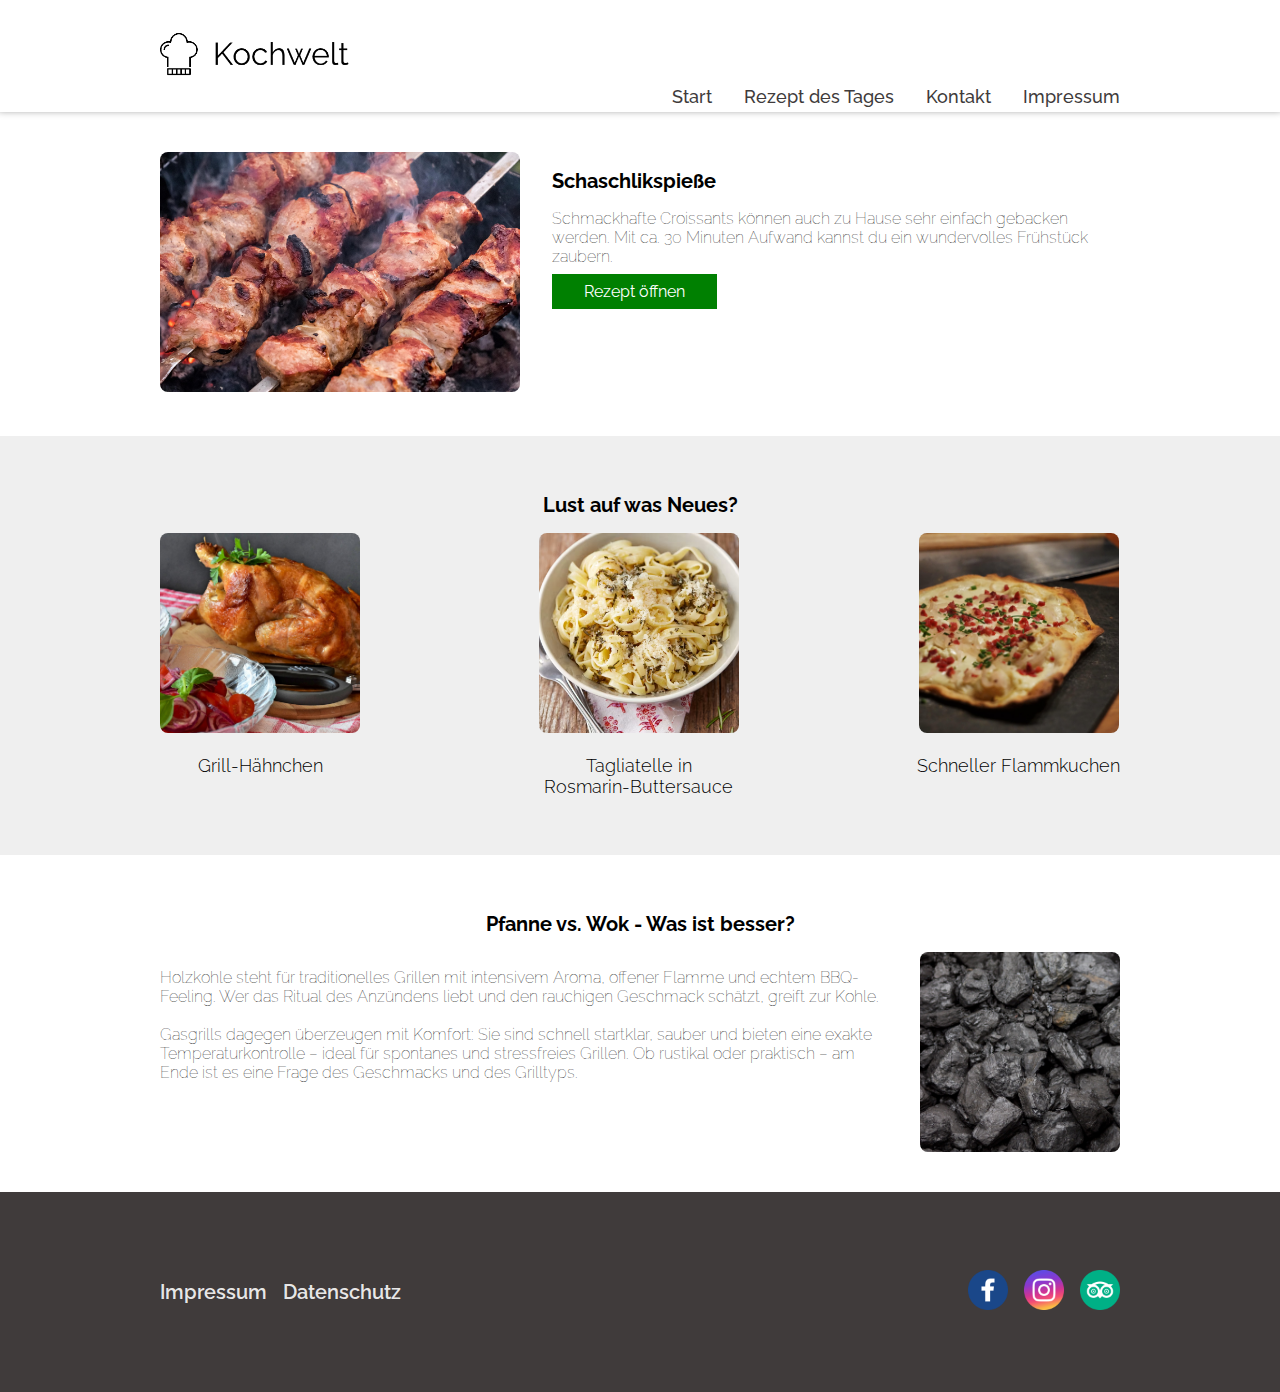
<file: index.html>
<!DOCTYPE html>
<html id="index-html" lang="en">

<head>
    <meta charset="UTF-8">
    <meta name="viewport" content="width=device-width, initial-scale=1.0">
    <title>Kochwelt</title>
    <link rel="shortcut icon" href="./img/logo_small.png" type="image/x-icon">
    <link rel="stylesheet" href="style.css">
    <script src="script.js"></script>
</head>

<body onload="includeHTML()">

    <div w3-include-html="header.html"></div>

    <section class="section-aot max-width-1440">
        <a href="schaschlikspiesse.html"><img class="section-aot-img" src="./img/schaschlikspiesse.jpg" alt=""></a>
        <div>
            <h2>Schaschlikspieße</h2>
            <p>Schmackhafte Croissants können auch zu Hause sehr einfach gebacken werden. Mit ca. 30 Minuten Aufwand
                kannst du ein wundervolles
                Frühstück zaubern.</p>
            <a href="schaschlikspiesse.html" class="button">Rezept öffnen</a>
        </div>
    </section>

    <section class="section-recipe">
        <div class="max-width-1440">
            <h2>Lust auf was Neues?</h2>
            <div class="container-recipe">
                <div class="box-recipe">
                    <a href="grillhaehnchen.html"><img class="box-recipe-img" src="./img/grillhaehnchen.jpg" alt=""></a>
                    <h3>Grill-Hähnchen</h3>
                </div>
                <div class="box-recipe">
                    <a href="tagliatelle.html"><img class="box-recipe-img" src="./img/tagliatelle.avif" alt=""></a>
                    <h3>Tagliatelle in<br>Rosmarin-Buttersauce</h3>
                </div>
                <div class="box-recipe">
                    <a href="flammkuchen.html"><img class="box-recipe-img" src="./img/flammkuchen.jpg" alt=""></a>
                    <h3>Schneller Flammkuchen</h3>
                </div>

            </div>
        </div>
    </section>

    <section class="section-suggestion max-width-1440">
        <h2>Pfanne vs. Wok - Was ist besser?</h2>
        <div class="container-suggestion">
            <p>Holzkohle steht für traditionelles Grillen mit intensivem Aroma, offener Flamme und echtem BBQ-Feeling.
                Wer das Ritual des Anzündens liebt und den rauchigen Geschmack schätzt, greift zur Kohle. <br><br>

                Gasgrills dagegen überzeugen mit Komfort: Sie sind schnell startklar, sauber und bieten eine exakte
                Temperaturkontrolle – ideal für spontanes und stressfreies Grillen.

                Ob rustikal oder praktisch – am Ende ist es eine Frage des Geschmacks und des Grilltyps.</p>
            <img class="section-suggestion-img" src="./img/kohle.jpg" alt="">
        </div>
    </section>

    <div w3-include-html="footer.html"></div>
</body>

</html>
</file>
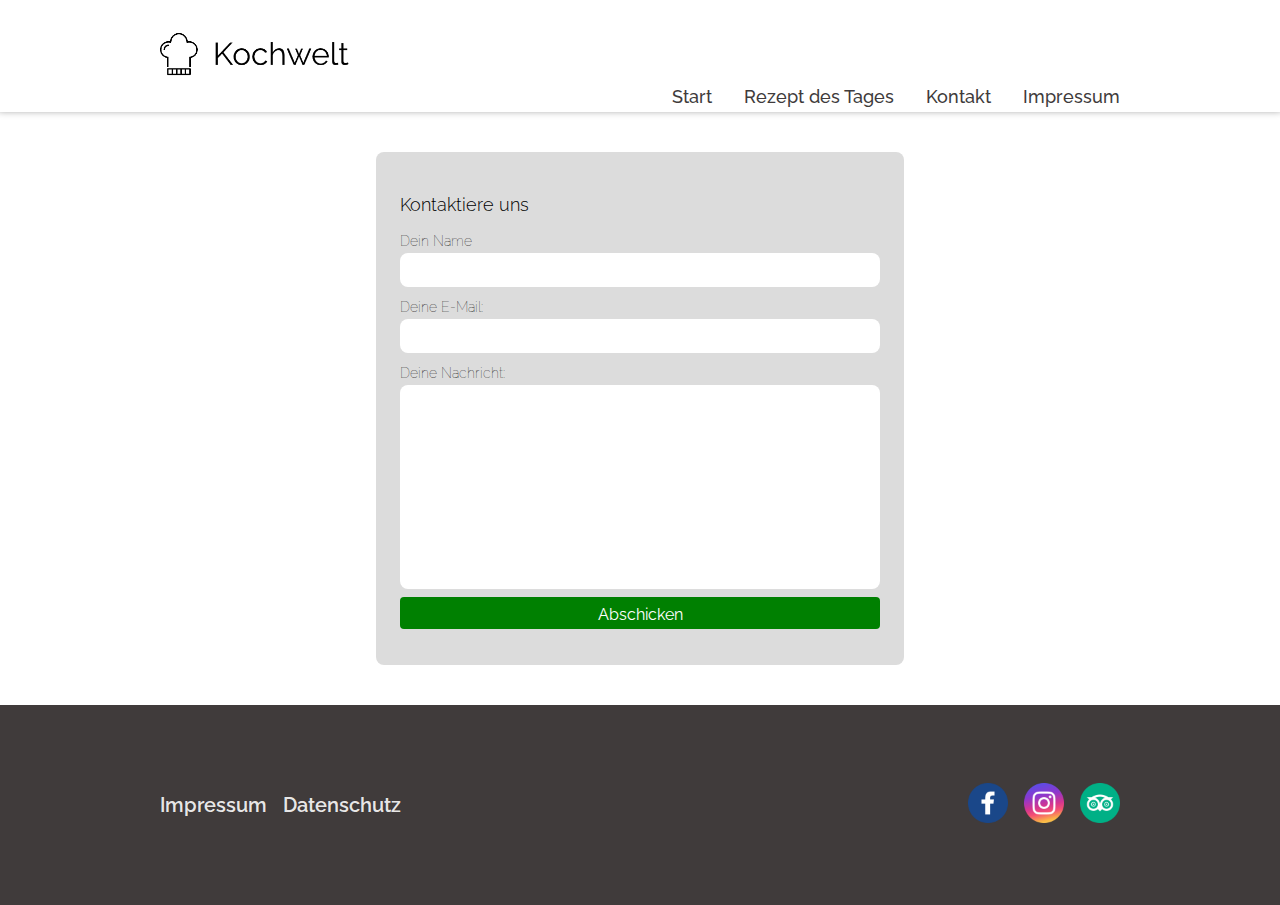
<file: contact.html>
<!DOCTYPE html>
<html id="index-html" lang="en">

<head>
    <meta charset="UTF-8">
    <meta name="viewport" content="width=device-width, initial-scale=1.0">
    <title>Kontakt</title>
    <link rel="shortcut icon" href="./img/logo_small.png" type="image/x-icon">
    <link rel="stylesheet" href="style.css">
    <script src="script.js"></script>
</head>

<body onload="includeHTML()">
    <div w3-include-html="header.html"></div>

    <section class="section-contact">
        <div class="section-contact-container">
            <h3>Kontaktiere uns</h3>
            <form class="form-contant" onsubmit="sendMail(event)">
                <label for="name">Dein Name</label>
                <input type="text" id="name" name="Name" required>
                <label for="mail">Deine E-Mail:</label>
                <input type="email" id="mail" name="E-Mail" required>
                <label for="message">Deine Nachricht:</label>
                <textarea name="Nachricht" id="message" required></textarea>
                <input class="button contact-btn" type="submit" value="Abschicken">
            </form>
        </div>
    </section>

    <div w3-include-html="footer.html"></div>
</body>

</html>
</file>
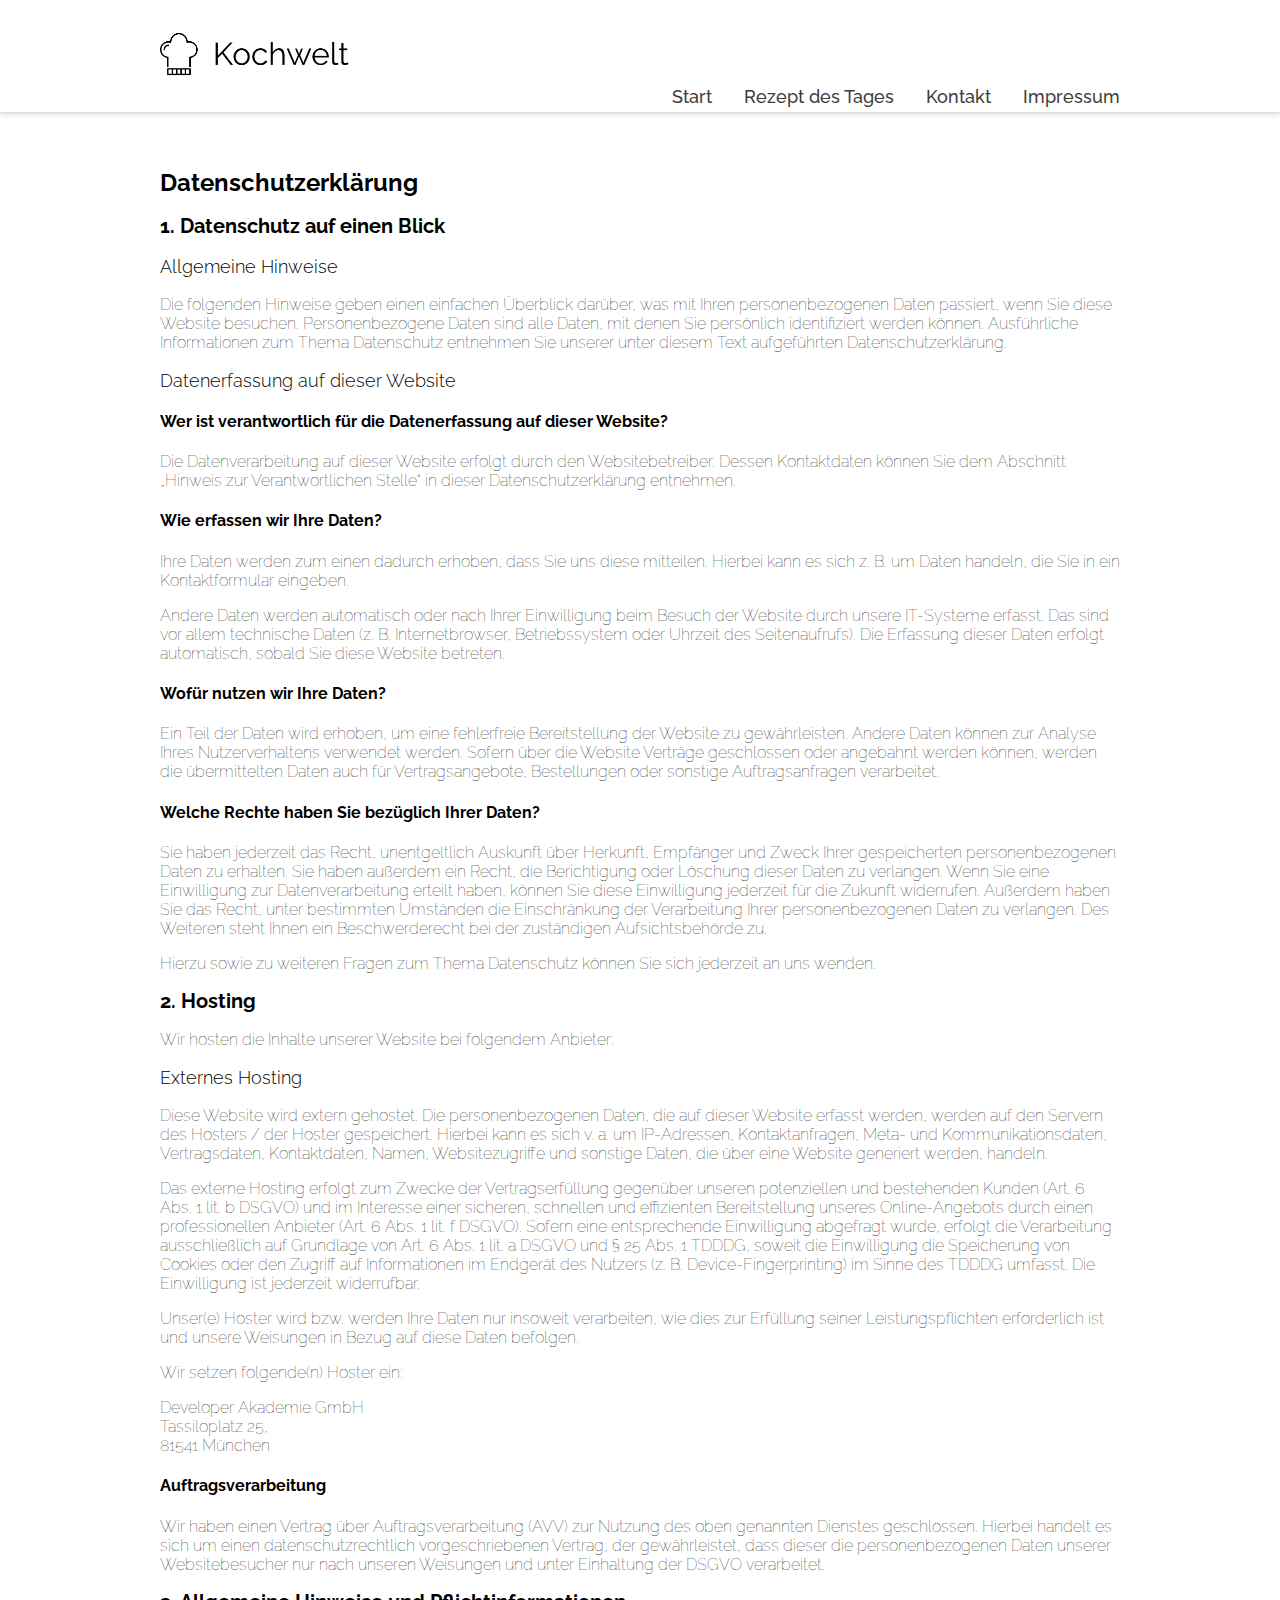
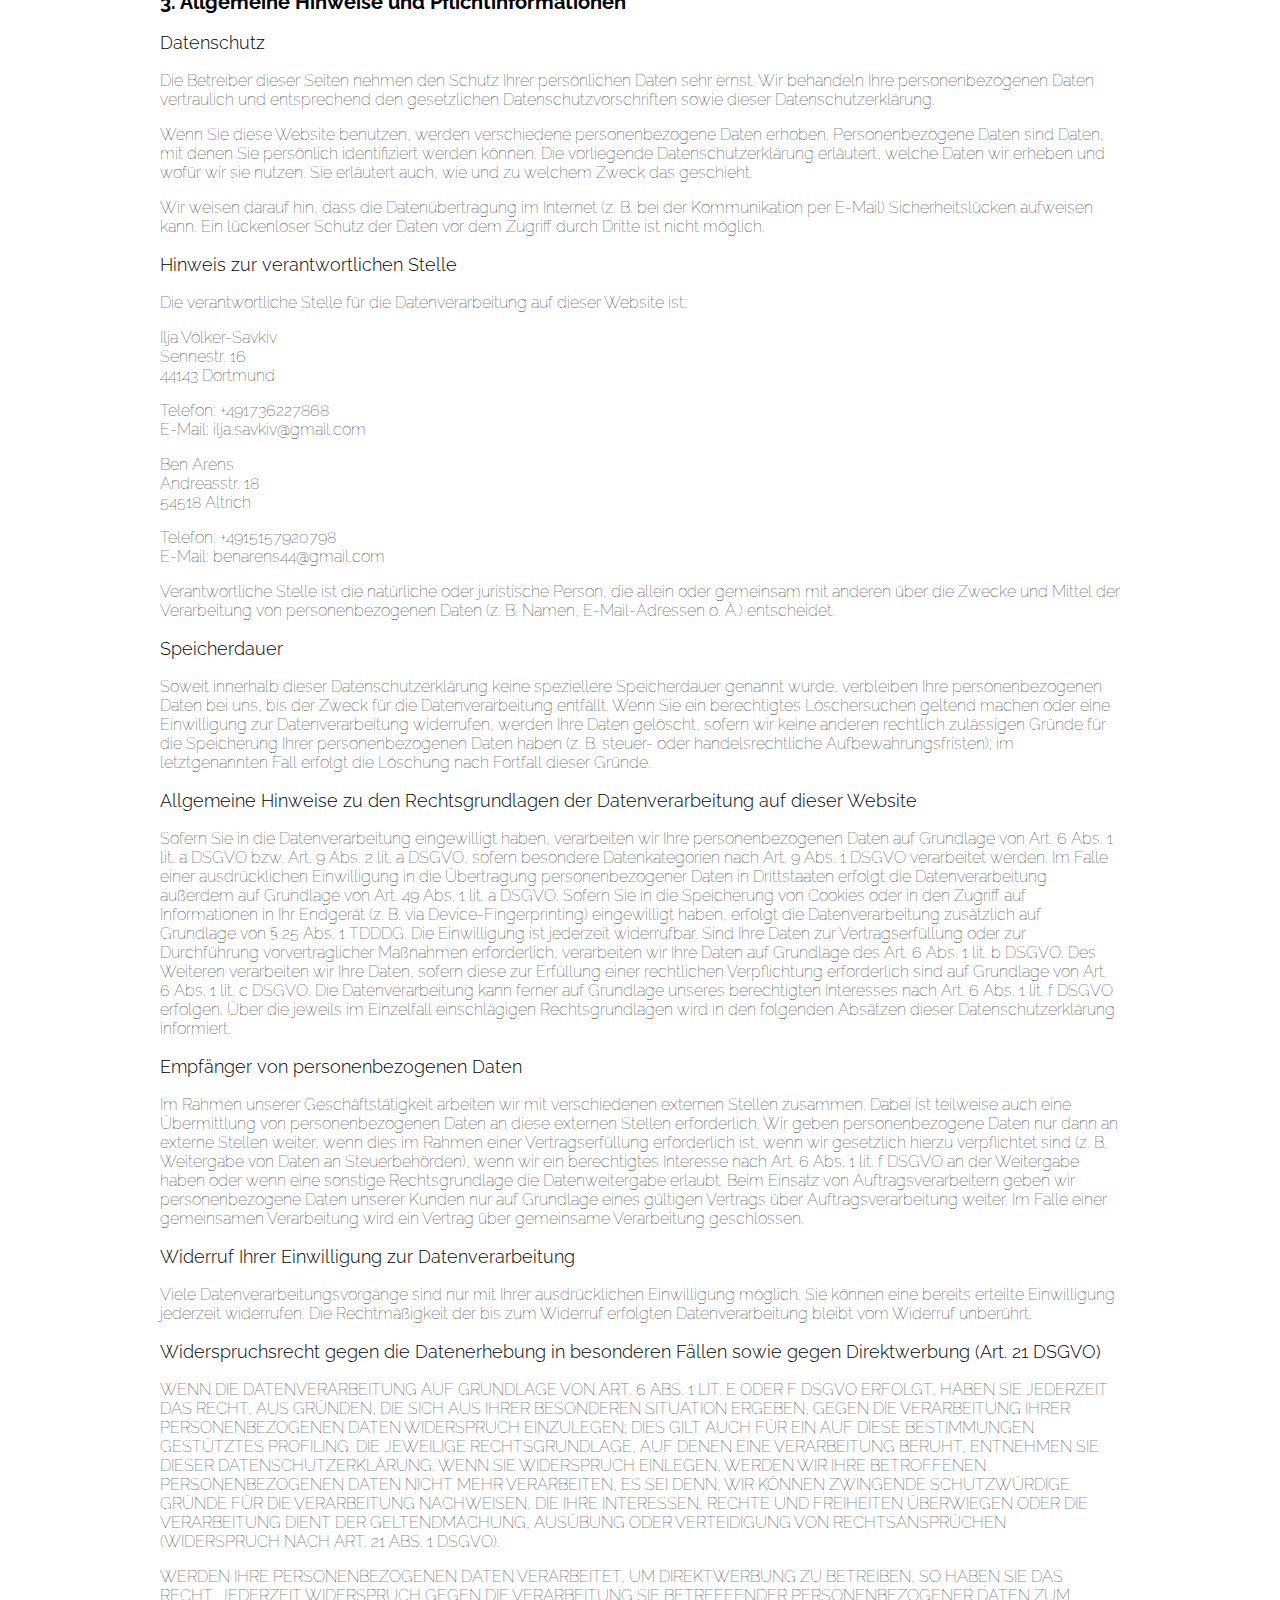
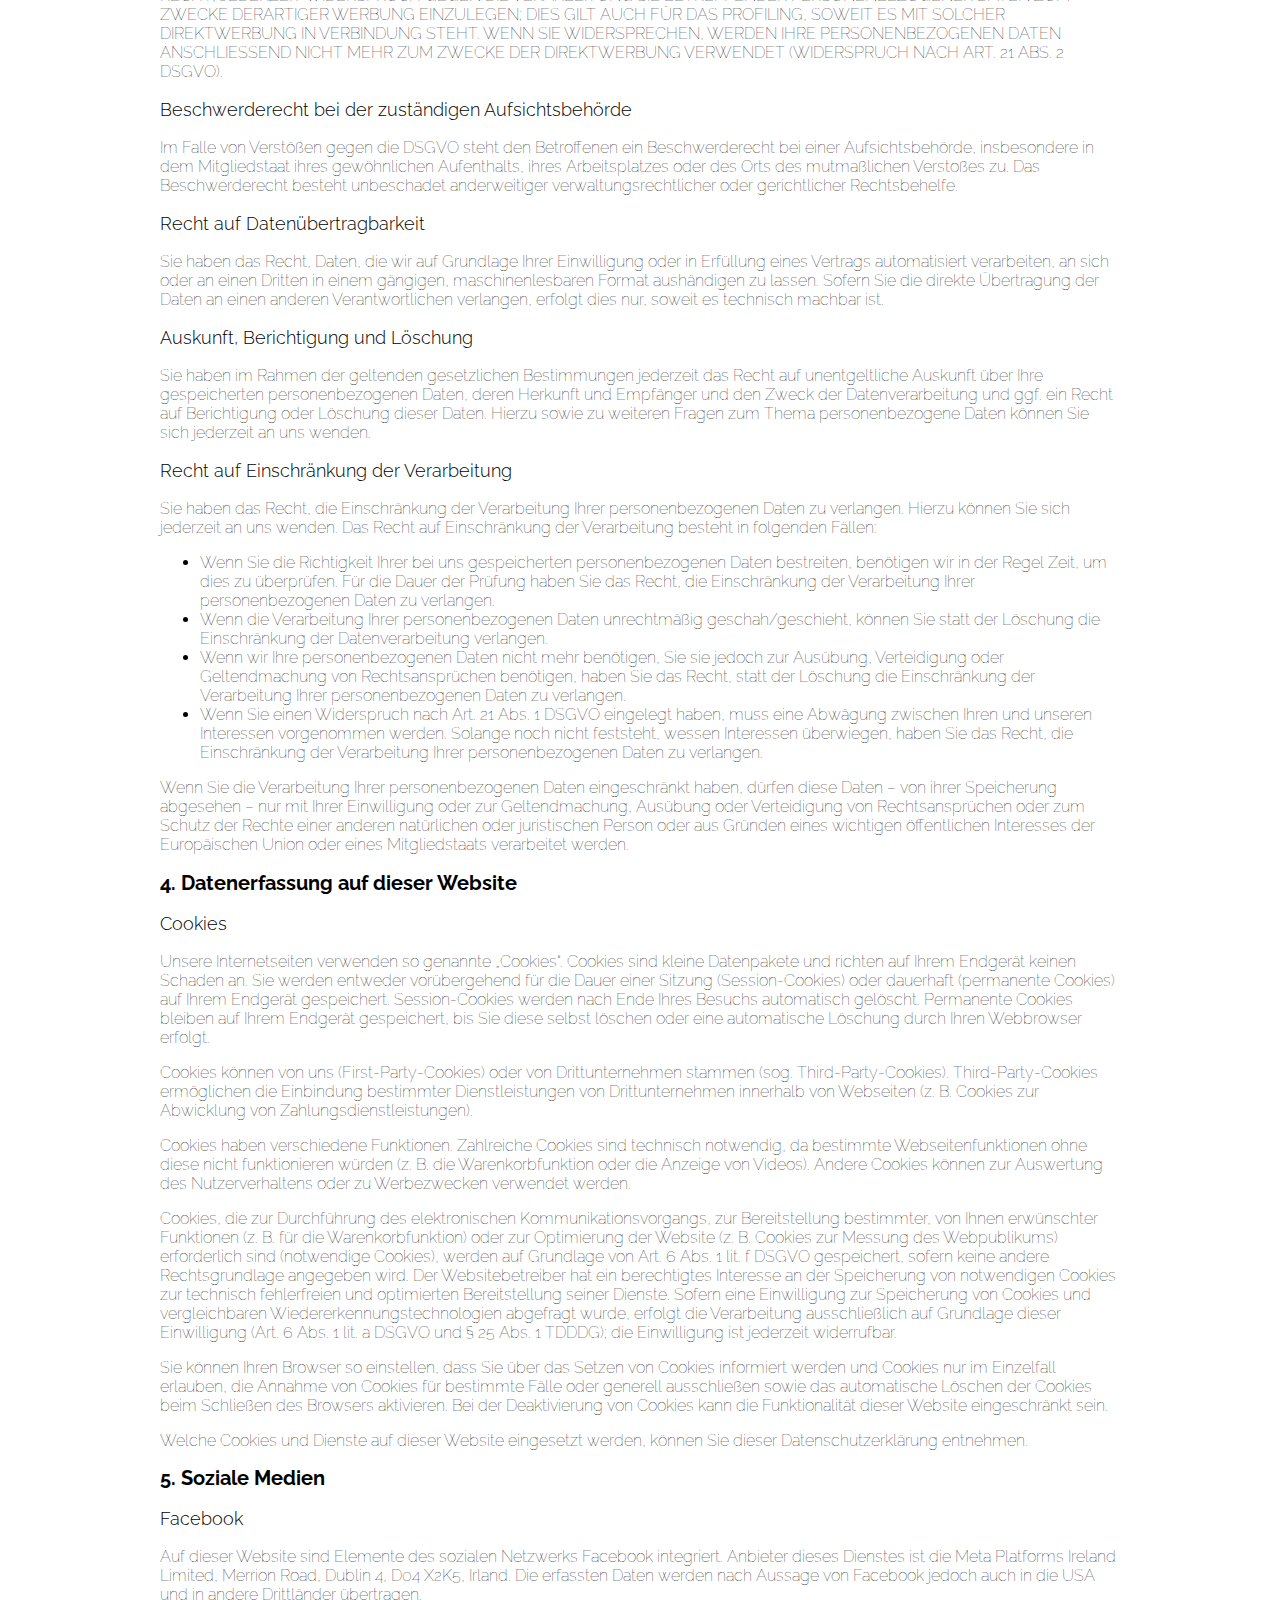
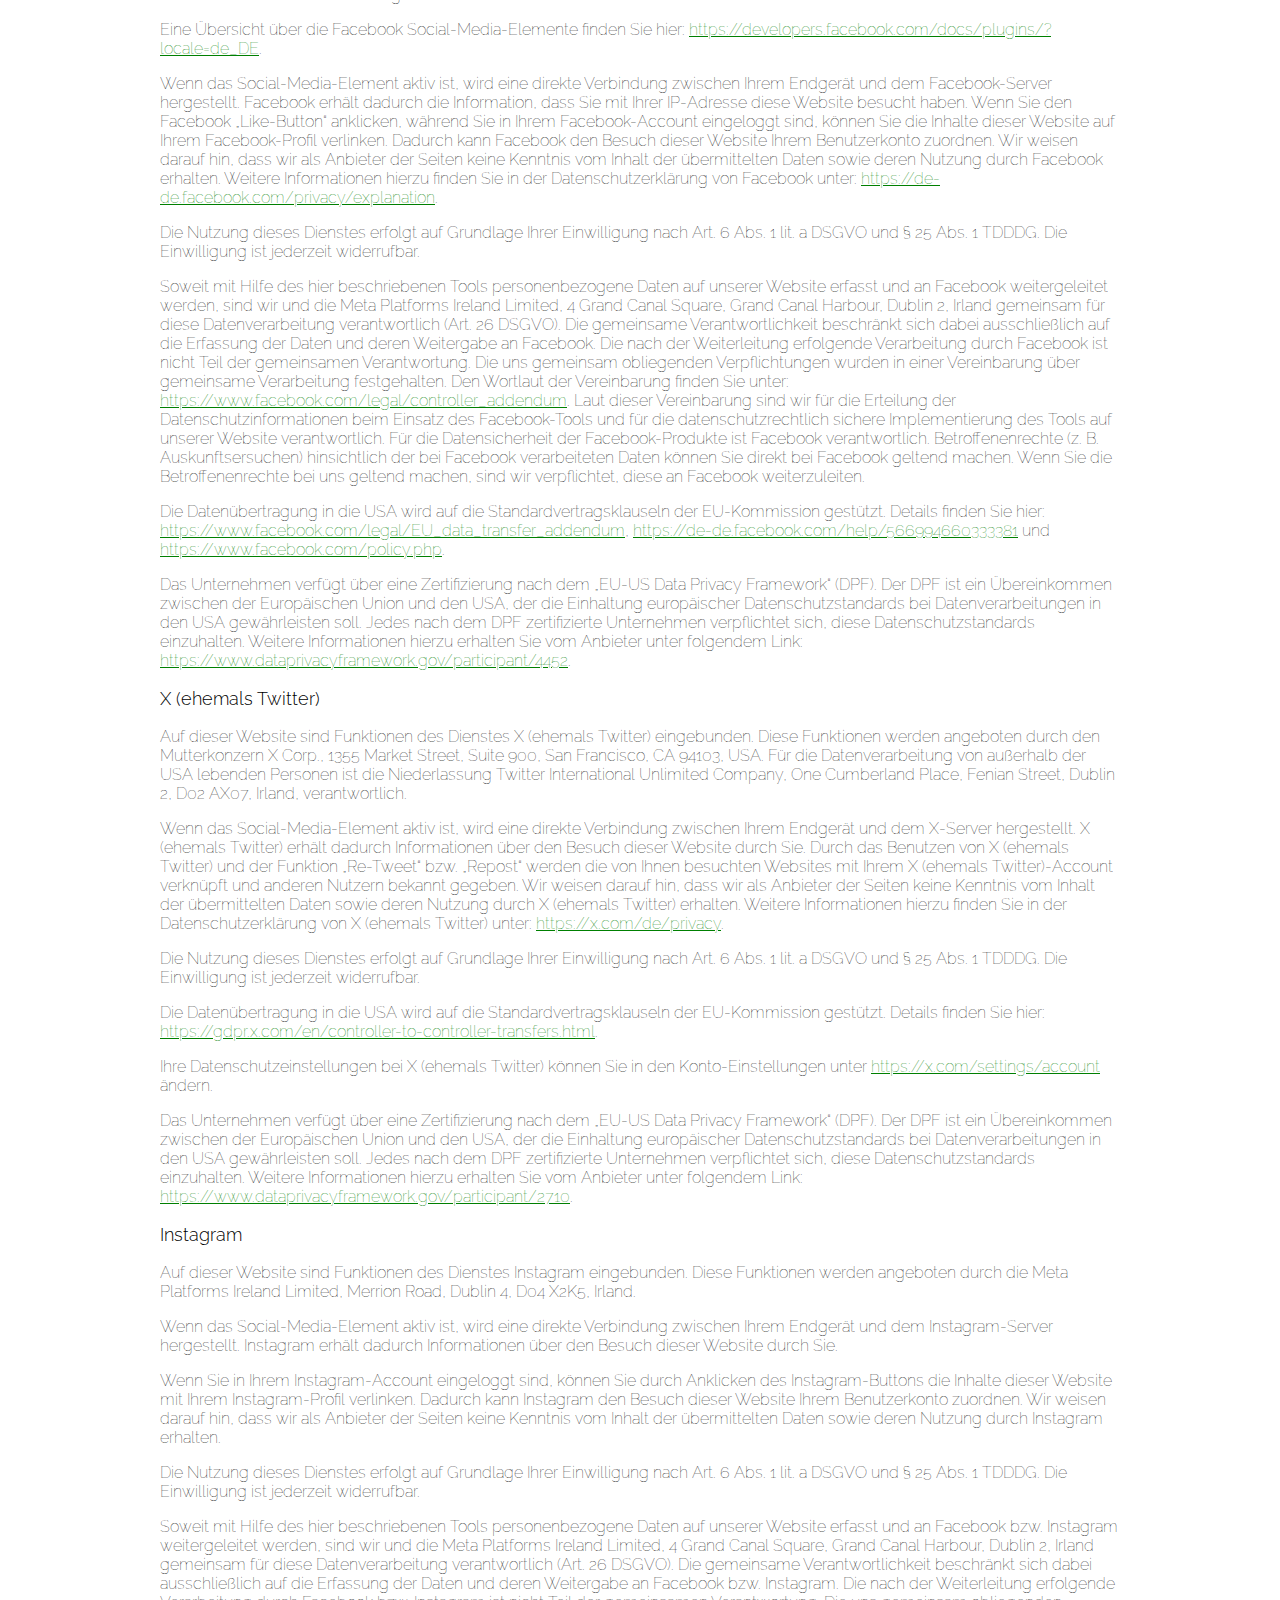
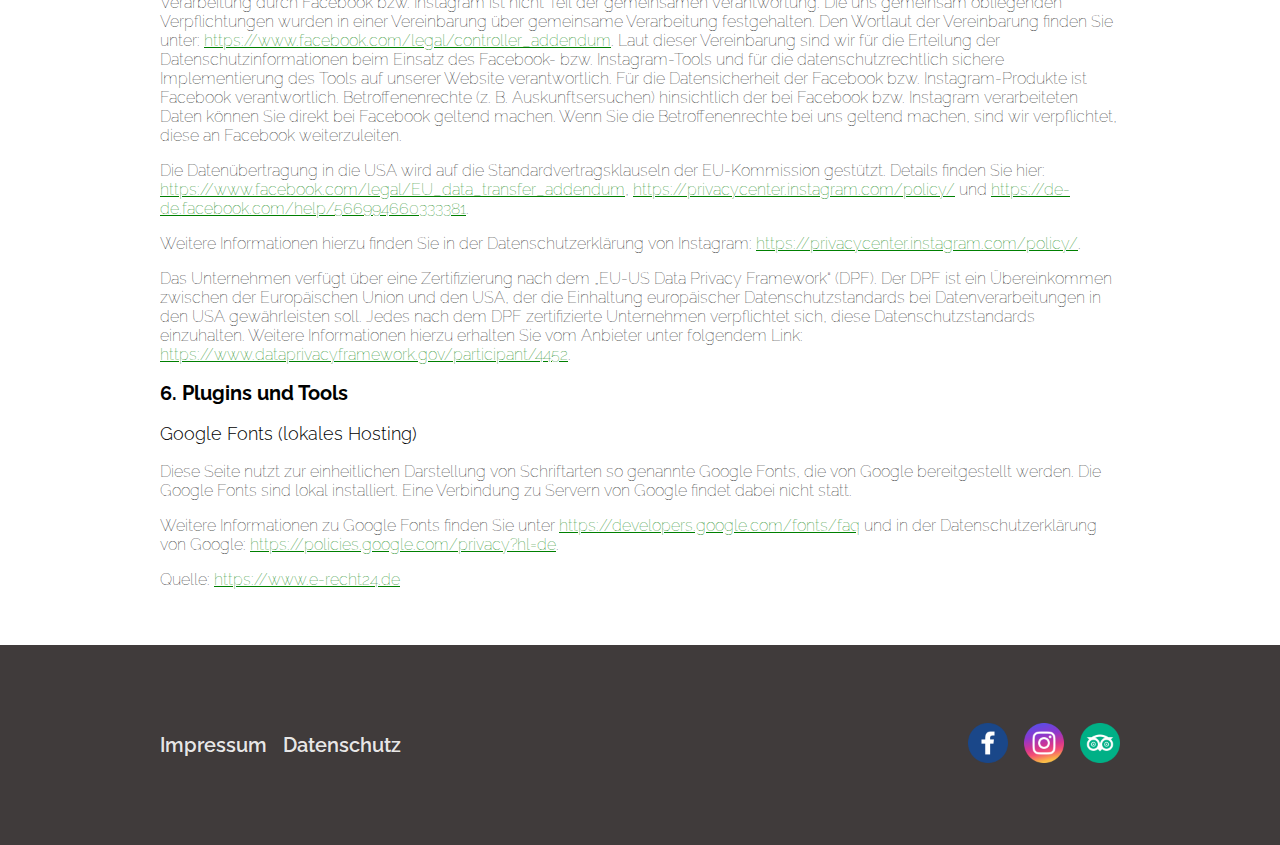
<file: datenschutz.html>
<!DOCTYPE html>
<html id="index-html" lang="en">

<head>
    <meta charset="UTF-8">
    <meta name="viewport" content="width=device-width, initial-scale=1.0">
    <title>Datenschutz</title>
    <link rel="shortcut icon" href="./img/logo_small.png" type="image/x-icon">
    <link rel="stylesheet" href="style.css">
    <script src="script.js"></script>
</head>

<body onload="includeHTML()">
    <div w3-include-html="header.html"></div>

    <section class="max-width-1440">
        <h1>Datenschutz&shy;erkl&auml;rung</h1>
        <h2>1. Datenschutz auf einen Blick</h2>
        <h3>Allgemeine Hinweise</h3>
        <p>Die folgenden Hinweise geben einen einfachen &Uuml;berblick dar&uuml;ber, was mit Ihren personenbezogenen
            Daten passiert, wenn Sie diese Website besuchen. Personenbezogene Daten sind alle Daten, mit denen Sie
            pers&ouml;nlich identifiziert werden k&ouml;nnen. Ausf&uuml;hrliche Informationen zum Thema Datenschutz
            entnehmen Sie unserer unter diesem Text aufgef&uuml;hrten Datenschutzerkl&auml;rung.</p>
        <h3>Datenerfassung auf dieser Website</h3>
        <h4>Wer ist verantwortlich f&uuml;r die Datenerfassung auf dieser Website?</h4>
        <p>Die Datenverarbeitung auf dieser Website erfolgt durch den Websitebetreiber. Dessen Kontaktdaten k&ouml;nnen
            Sie dem Abschnitt &bdquo;Hinweis zur Verantwortlichen Stelle&ldquo; in dieser Datenschutzerkl&auml;rung
            entnehmen.</p>
        <h4>Wie erfassen wir Ihre Daten?</h4>
        <p>Ihre Daten werden zum einen dadurch erhoben, dass Sie uns diese mitteilen. Hierbei kann es sich z.&nbsp;B. um
            Daten handeln, die Sie in ein Kontaktformular eingeben.</p>
        <p>Andere Daten werden automatisch oder nach Ihrer Einwilligung beim Besuch der Website durch unsere IT-Systeme
            erfasst. Das sind vor allem technische Daten (z.&nbsp;B. Internetbrowser, Betriebssystem oder Uhrzeit des
            Seitenaufrufs). Die Erfassung dieser Daten erfolgt automatisch, sobald Sie diese Website betreten.</p>
        <h4>Wof&uuml;r nutzen wir Ihre Daten?</h4>
        <p>Ein Teil der Daten wird erhoben, um eine fehlerfreie Bereitstellung der Website zu gew&auml;hrleisten. Andere
            Daten k&ouml;nnen zur Analyse Ihres Nutzerverhaltens verwendet werden. Sofern &uuml;ber die Website
            Vertr&auml;ge geschlossen oder angebahnt werden k&ouml;nnen, werden die &uuml;bermittelten Daten auch
            f&uuml;r Vertragsangebote, Bestellungen oder sonstige Auftragsanfragen verarbeitet.</p>
        <h4>Welche Rechte haben Sie bez&uuml;glich Ihrer Daten?</h4>
        <p>Sie haben jederzeit das Recht, unentgeltlich Auskunft &uuml;ber Herkunft, Empf&auml;nger und Zweck Ihrer
            gespeicherten personenbezogenen Daten zu erhalten. Sie haben au&szlig;erdem ein Recht, die Berichtigung oder
            L&ouml;schung dieser Daten zu verlangen. Wenn Sie eine Einwilligung zur Datenverarbeitung erteilt haben,
            k&ouml;nnen Sie diese Einwilligung jederzeit f&uuml;r die Zukunft widerrufen. Au&szlig;erdem haben Sie das
            Recht, unter bestimmten Umst&auml;nden die Einschr&auml;nkung der Verarbeitung Ihrer personenbezogenen Daten
            zu verlangen. Des Weiteren steht Ihnen ein Beschwerderecht bei der zust&auml;ndigen Aufsichtsbeh&ouml;rde
            zu.</p>
        <p>Hierzu sowie zu weiteren Fragen zum Thema Datenschutz k&ouml;nnen Sie sich jederzeit an uns wenden.</p>
        <h2>2. Hosting</h2>
        <p>Wir hosten die Inhalte unserer Website bei folgendem Anbieter:</p>
        <h3>Externes Hosting</h3>
        <p>Diese Website wird extern gehostet. Die personenbezogenen Daten, die auf dieser Website erfasst werden,
            werden auf den Servern des Hosters / der Hoster gespeichert. Hierbei kann es sich v.&nbsp;a. um IP-Adressen,
            Kontaktanfragen, Meta- und Kommunikationsdaten, Vertragsdaten, Kontaktdaten, Namen, Websitezugriffe und
            sonstige Daten, die &uuml;ber eine Website generiert werden, handeln.</p>
        <p>Das externe Hosting erfolgt zum Zwecke der Vertragserf&uuml;llung gegen&uuml;ber unseren potenziellen und
            bestehenden Kunden (Art. 6 Abs. 1 lit. b DSGVO) und im Interesse einer sicheren, schnellen und effizienten
            Bereitstellung unseres Online-Angebots durch einen professionellen Anbieter (Art. 6 Abs. 1 lit. f DSGVO).
            Sofern eine entsprechende Einwilligung abgefragt wurde, erfolgt die Verarbeitung ausschlie&szlig;lich auf
            Grundlage von Art. 6 Abs. 1 lit. a DSGVO und &sect; 25 Abs. 1 TDDDG, soweit die Einwilligung die Speicherung
            von Cookies oder den Zugriff auf Informationen im Endger&auml;t des Nutzers (z.&nbsp;B.
            Device-Fingerprinting) im Sinne des TDDDG umfasst. Die Einwilligung ist jederzeit widerrufbar.</p>
        <p>Unser(e) Hoster wird bzw. werden Ihre Daten nur insoweit verarbeiten, wie dies zur Erf&uuml;llung seiner
            Leistungspflichten erforderlich ist und unsere Weisungen in Bezug auf diese Daten befolgen.</p>
        <p>Wir setzen folgende(n) Hoster ein:</p>
        <p>Developer Akademie GmbH<br />
            Tassiloplatz 25,<br />
            81541 M&uuml;nchen</p>
        <h4>Auftragsverarbeitung</h4>
        <p>Wir haben einen Vertrag &uuml;ber Auftragsverarbeitung (AVV) zur Nutzung des oben genannten Dienstes
            geschlossen. Hierbei handelt es sich um einen datenschutzrechtlich vorgeschriebenen Vertrag, der
            gew&auml;hrleistet, dass dieser die personenbezogenen Daten unserer Websitebesucher nur nach unseren
            Weisungen und unter Einhaltung der DSGVO verarbeitet.</p>
        <h2>3. Allgemeine Hinweise und Pflicht&shy;informationen</h2>
        <h3>Datenschutz</h3>
        <p>Die Betreiber dieser Seiten nehmen den Schutz Ihrer pers&ouml;nlichen Daten sehr ernst. Wir behandeln Ihre
            personenbezogenen Daten vertraulich und entsprechend den gesetzlichen Datenschutzvorschriften sowie dieser
            Datenschutzerkl&auml;rung.</p>
        <p>Wenn Sie diese Website benutzen, werden verschiedene personenbezogene Daten erhoben. Personenbezogene Daten
            sind Daten, mit denen Sie pers&ouml;nlich identifiziert werden k&ouml;nnen. Die vorliegende
            Datenschutzerkl&auml;rung erl&auml;utert, welche Daten wir erheben und wof&uuml;r wir sie nutzen. Sie
            erl&auml;utert auch, wie und zu welchem Zweck das geschieht.</p>
        <p>Wir weisen darauf hin, dass die Daten&uuml;bertragung im Internet (z.&nbsp;B. bei der Kommunikation per
            E-Mail) Sicherheitsl&uuml;cken aufweisen kann. Ein l&uuml;ckenloser Schutz der Daten vor dem Zugriff durch
            Dritte ist nicht m&ouml;glich.</p>
        <h3>Hinweis zur verantwortlichen Stelle</h3>
        <p>Die verantwortliche Stelle f&uuml;r die Datenverarbeitung auf dieser Website ist:</p>

        <p>Ilja V&ouml;lker-Savkiv<br />
            Sennestr. 16<br />
            44143 Dortmund</p>

        <p>Telefon: +491736227868<br />
            E-Mail: ilja.savkiv@gmail.com</p>

        <p>Ben Arens<br />
            Andreasstr. 18<br />
            54518 Altrich</p>
        <p>Telefon: +4915157920798<br />
            E-Mail: benarens44@gmail.com</p>

        <p>Verantwortliche Stelle ist die nat&uuml;rliche oder juristische Person, die allein oder gemeinsam mit anderen
            &uuml;ber die Zwecke und Mittel der Verarbeitung von personenbezogenen Daten (z.&nbsp;B. Namen,
            E-Mail-Adressen o. &Auml;.) entscheidet.</p>

        <h3>Speicherdauer</h3>
        <p>Soweit innerhalb dieser Datenschutzerkl&auml;rung keine speziellere Speicherdauer genannt wurde, verbleiben
            Ihre personenbezogenen Daten bei uns, bis der Zweck f&uuml;r die Datenverarbeitung entf&auml;llt. Wenn Sie
            ein berechtigtes L&ouml;schersuchen geltend machen oder eine Einwilligung zur Datenverarbeitung widerrufen,
            werden Ihre Daten gel&ouml;scht, sofern wir keine anderen rechtlich zul&auml;ssigen Gr&uuml;nde f&uuml;r die
            Speicherung Ihrer personenbezogenen Daten haben (z.&nbsp;B. steuer- oder handelsrechtliche
            Aufbewahrungsfristen); im letztgenannten Fall erfolgt die L&ouml;schung nach Fortfall dieser Gr&uuml;nde.
        </p>
        <h3>Allgemeine Hinweise zu den Rechtsgrundlagen der Datenverarbeitung auf dieser Website</h3>
        <p>Sofern Sie in die Datenverarbeitung eingewilligt haben, verarbeiten wir Ihre personenbezogenen Daten auf
            Grundlage von Art. 6 Abs. 1 lit. a DSGVO bzw. Art. 9 Abs. 2 lit. a DSGVO, sofern besondere Datenkategorien
            nach Art. 9 Abs. 1 DSGVO verarbeitet werden. Im Falle einer ausdr&uuml;cklichen Einwilligung in die
            &Uuml;bertragung personenbezogener Daten in Drittstaaten erfolgt die Datenverarbeitung au&szlig;erdem auf
            Grundlage von Art. 49 Abs. 1 lit. a DSGVO. Sofern Sie in die Speicherung von Cookies oder in den Zugriff auf
            Informationen in Ihr Endger&auml;t (z.&nbsp;B. via Device-Fingerprinting) eingewilligt haben, erfolgt die
            Datenverarbeitung zus&auml;tzlich auf Grundlage von &sect; 25 Abs. 1 TDDDG. Die Einwilligung ist jederzeit
            widerrufbar. Sind Ihre Daten zur Vertragserf&uuml;llung oder zur Durchf&uuml;hrung vorvertraglicher
            Ma&szlig;nahmen erforderlich, verarbeiten wir Ihre Daten auf Grundlage des Art. 6 Abs. 1 lit. b DSGVO. Des
            Weiteren verarbeiten wir Ihre Daten, sofern diese zur Erf&uuml;llung einer rechtlichen Verpflichtung
            erforderlich sind auf Grundlage von Art. 6 Abs. 1 lit. c DSGVO. Die Datenverarbeitung kann ferner auf
            Grundlage unseres berechtigten Interesses nach Art. 6 Abs. 1 lit. f DSGVO erfolgen. &Uuml;ber die jeweils im
            Einzelfall einschl&auml;gigen Rechtsgrundlagen wird in den folgenden Abs&auml;tzen dieser
            Datenschutzerkl&auml;rung informiert.</p>
        <h3>Empf&auml;nger von personenbezogenen Daten</h3>
        <p>Im Rahmen unserer Gesch&auml;ftst&auml;tigkeit arbeiten wir mit verschiedenen externen Stellen zusammen.
            Dabei ist teilweise auch eine &Uuml;bermittlung von personenbezogenen Daten an diese externen Stellen
            erforderlich. Wir geben personenbezogene Daten nur dann an externe Stellen weiter, wenn dies im Rahmen einer
            Vertragserf&uuml;llung erforderlich ist, wenn wir gesetzlich hierzu verpflichtet sind (z.&nbsp;B. Weitergabe
            von Daten an Steuerbeh&ouml;rden), wenn wir ein berechtigtes Interesse nach Art. 6 Abs. 1 lit. f DSGVO an
            der Weitergabe haben oder wenn eine sonstige Rechtsgrundlage die Datenweitergabe erlaubt. Beim Einsatz von
            Auftragsverarbeitern geben wir personenbezogene Daten unserer Kunden nur auf Grundlage eines g&uuml;ltigen
            Vertrags &uuml;ber Auftragsverarbeitung weiter. Im Falle einer gemeinsamen Verarbeitung wird ein Vertrag
            &uuml;ber gemeinsame Verarbeitung geschlossen.</p>
        <h3>Widerruf Ihrer Einwilligung zur Datenverarbeitung</h3>
        <p>Viele Datenverarbeitungsvorg&auml;nge sind nur mit Ihrer ausdr&uuml;cklichen Einwilligung m&ouml;glich. Sie
            k&ouml;nnen eine bereits erteilte Einwilligung jederzeit widerrufen. Die Rechtm&auml;&szlig;igkeit der bis
            zum Widerruf erfolgten Datenverarbeitung bleibt vom Widerruf unber&uuml;hrt.</p>
        <h3>Widerspruchsrecht gegen die Datenerhebung in besonderen F&auml;llen sowie gegen Direktwerbung (Art. 21
            DSGVO)</h3>
        <p>WENN DIE DATENVERARBEITUNG AUF GRUNDLAGE VON ART. 6 ABS. 1 LIT. E ODER F DSGVO ERFOLGT, HABEN SIE JEDERZEIT
            DAS RECHT, AUS GR&Uuml;NDEN, DIE SICH AUS IHRER BESONDEREN SITUATION ERGEBEN, GEGEN DIE VERARBEITUNG IHRER
            PERSONENBEZOGENEN DATEN WIDERSPRUCH EINZULEGEN; DIES GILT AUCH F&Uuml;R EIN AUF DIESE BESTIMMUNGEN
            GEST&Uuml;TZTES PROFILING. DIE JEWEILIGE RECHTSGRUNDLAGE, AUF DENEN EINE VERARBEITUNG BERUHT, ENTNEHMEN SIE
            DIESER DATENSCHUTZERKL&Auml;RUNG. WENN SIE WIDERSPRUCH EINLEGEN, WERDEN WIR IHRE BETROFFENEN
            PERSONENBEZOGENEN DATEN NICHT MEHR VERARBEITEN, ES SEI DENN, WIR K&Ouml;NNEN ZWINGENDE SCHUTZW&Uuml;RDIGE
            GR&Uuml;NDE F&Uuml;R DIE VERARBEITUNG NACHWEISEN, DIE IHRE INTERESSEN, RECHTE UND FREIHEITEN &Uuml;BERWIEGEN
            ODER DIE VERARBEITUNG DIENT DER GELTENDMACHUNG, AUS&Uuml;BUNG ODER VERTEIDIGUNG VON RECHTSANSPR&Uuml;CHEN
            (WIDERSPRUCH NACH ART. 21 ABS. 1 DSGVO).</p>
        <p>WERDEN IHRE PERSONENBEZOGENEN DATEN VERARBEITET, UM DIREKTWERBUNG ZU BETREIBEN, SO HABEN SIE DAS RECHT,
            JEDERZEIT WIDERSPRUCH GEGEN DIE VERARBEITUNG SIE BETREFFENDER PERSONENBEZOGENER DATEN ZUM ZWECKE DERARTIGER
            WERBUNG EINZULEGEN; DIES GILT AUCH F&Uuml;R DAS PROFILING, SOWEIT ES MIT SOLCHER DIREKTWERBUNG IN VERBINDUNG
            STEHT. WENN SIE WIDERSPRECHEN, WERDEN IHRE PERSONENBEZOGENEN DATEN ANSCHLIESSEND NICHT MEHR ZUM ZWECKE DER
            DIREKTWERBUNG VERWENDET (WIDERSPRUCH NACH ART. 21 ABS. 2 DSGVO).</p>
        <h3>Beschwerde&shy;recht bei der zust&auml;ndigen Aufsichts&shy;beh&ouml;rde</h3>
        <p>Im Falle von Verst&ouml;&szlig;en gegen die DSGVO steht den Betroffenen ein Beschwerderecht bei einer
            Aufsichtsbeh&ouml;rde, insbesondere in dem Mitgliedstaat ihres gew&ouml;hnlichen Aufenthalts, ihres
            Arbeitsplatzes oder des Orts des mutma&szlig;lichen Versto&szlig;es zu. Das Beschwerderecht besteht
            unbeschadet anderweitiger verwaltungsrechtlicher oder gerichtlicher Rechtsbehelfe.</p>
        <h3>Recht auf Daten&shy;&uuml;bertrag&shy;barkeit</h3>
        <p>Sie haben das Recht, Daten, die wir auf Grundlage Ihrer Einwilligung oder in Erf&uuml;llung eines Vertrags
            automatisiert verarbeiten, an sich oder an einen Dritten in einem g&auml;ngigen, maschinenlesbaren Format
            aush&auml;ndigen zu lassen. Sofern Sie die direkte &Uuml;bertragung der Daten an einen anderen
            Verantwortlichen verlangen, erfolgt dies nur, soweit es technisch machbar ist.</p>
        <h3>Auskunft, Berichtigung und L&ouml;schung</h3>
        <p>Sie haben im Rahmen der geltenden gesetzlichen Bestimmungen jederzeit das Recht auf unentgeltliche Auskunft
            &uuml;ber Ihre gespeicherten personenbezogenen Daten, deren Herkunft und Empf&auml;nger und den Zweck der
            Datenverarbeitung und ggf. ein Recht auf Berichtigung oder L&ouml;schung dieser Daten. Hierzu sowie zu
            weiteren Fragen zum Thema personenbezogene Daten k&ouml;nnen Sie sich jederzeit an uns wenden.</p>
        <h3>Recht auf Einschr&auml;nkung der Verarbeitung</h3>
        <p>Sie haben das Recht, die Einschr&auml;nkung der Verarbeitung Ihrer personenbezogenen Daten zu verlangen.
            Hierzu k&ouml;nnen Sie sich jederzeit an uns wenden. Das Recht auf Einschr&auml;nkung der Verarbeitung
            besteht in folgenden F&auml;llen:</p>
        <ul>
            <li>Wenn Sie die Richtigkeit Ihrer bei uns gespeicherten personenbezogenen Daten bestreiten, ben&ouml;tigen
                wir in der Regel Zeit, um dies zu &uuml;berpr&uuml;fen. F&uuml;r die Dauer der Pr&uuml;fung haben Sie
                das Recht, die Einschr&auml;nkung der Verarbeitung Ihrer personenbezogenen Daten zu verlangen.</li>
            <li>Wenn die Verarbeitung Ihrer personenbezogenen Daten unrechtm&auml;&szlig;ig geschah/geschieht,
                k&ouml;nnen Sie statt der L&ouml;schung die Einschr&auml;nkung der Datenverarbeitung verlangen.</li>
            <li>Wenn wir Ihre personenbezogenen Daten nicht mehr ben&ouml;tigen, Sie sie jedoch zur Aus&uuml;bung,
                Verteidigung oder Geltendmachung von Rechtsanspr&uuml;chen ben&ouml;tigen, haben Sie das Recht, statt
                der L&ouml;schung die Einschr&auml;nkung der Verarbeitung Ihrer personenbezogenen Daten zu verlangen.
            </li>
            <li>Wenn Sie einen Widerspruch nach Art. 21 Abs. 1 DSGVO eingelegt haben, muss eine Abw&auml;gung zwischen
                Ihren und unseren Interessen vorgenommen werden. Solange noch nicht feststeht, wessen Interessen
                &uuml;berwiegen, haben Sie das Recht, die Einschr&auml;nkung der Verarbeitung Ihrer personenbezogenen
                Daten zu verlangen.</li>
        </ul>
        <p>Wenn Sie die Verarbeitung Ihrer personenbezogenen Daten eingeschr&auml;nkt haben, d&uuml;rfen diese Daten
            &ndash; von ihrer Speicherung abgesehen &ndash; nur mit Ihrer Einwilligung oder zur Geltendmachung,
            Aus&uuml;bung oder Verteidigung von Rechtsanspr&uuml;chen oder zum Schutz der Rechte einer anderen
            nat&uuml;rlichen oder juristischen Person oder aus Gr&uuml;nden eines wichtigen &ouml;ffentlichen Interesses
            der Europ&auml;ischen Union oder eines Mitgliedstaats verarbeitet werden.</p>
        <h2>4. Datenerfassung auf dieser Website</h2>
        <h3>Cookies</h3>
        <p>Unsere Internetseiten verwenden so genannte &bdquo;Cookies&ldquo;. Cookies sind kleine Datenpakete und
            richten auf Ihrem Endger&auml;t keinen Schaden an. Sie werden entweder vor&uuml;bergehend f&uuml;r die Dauer
            einer Sitzung (Session-Cookies) oder dauerhaft (permanente Cookies) auf Ihrem Endger&auml;t gespeichert.
            Session-Cookies werden nach Ende Ihres Besuchs automatisch gel&ouml;scht. Permanente Cookies bleiben auf
            Ihrem Endger&auml;t gespeichert, bis Sie diese selbst l&ouml;schen oder eine automatische L&ouml;schung
            durch Ihren Webbrowser erfolgt.</p>
        <p>Cookies k&ouml;nnen von uns (First-Party-Cookies) oder von Drittunternehmen stammen (sog.
            Third-Party-Cookies). Third-Party-Cookies erm&ouml;glichen die Einbindung bestimmter Dienstleistungen von
            Drittunternehmen innerhalb von Webseiten (z.&nbsp;B. Cookies zur Abwicklung von Zahlungsdienstleistungen).
        </p>
        <p>Cookies haben verschiedene Funktionen. Zahlreiche Cookies sind technisch notwendig, da bestimmte
            Webseitenfunktionen ohne diese nicht funktionieren w&uuml;rden (z.&nbsp;B. die Warenkorbfunktion oder die
            Anzeige von Videos). Andere Cookies k&ouml;nnen zur Auswertung des Nutzerverhaltens oder zu Werbezwecken
            verwendet werden.</p>
        <p>Cookies, die zur Durchf&uuml;hrung des elektronischen Kommunikationsvorgangs, zur Bereitstellung bestimmter,
            von Ihnen erw&uuml;nschter Funktionen (z.&nbsp;B. f&uuml;r die Warenkorbfunktion) oder zur Optimierung der
            Website (z.&nbsp;B. Cookies zur Messung des Webpublikums) erforderlich sind (notwendige Cookies), werden auf
            Grundlage von Art. 6 Abs. 1 lit. f DSGVO gespeichert, sofern keine andere Rechtsgrundlage angegeben wird.
            Der Websitebetreiber hat ein berechtigtes Interesse an der Speicherung von notwendigen Cookies zur technisch
            fehlerfreien und optimierten Bereitstellung seiner Dienste. Sofern eine Einwilligung zur Speicherung von
            Cookies und vergleichbaren Wiedererkennungstechnologien abgefragt wurde, erfolgt die Verarbeitung
            ausschlie&szlig;lich auf Grundlage dieser Einwilligung (Art. 6 Abs. 1 lit. a DSGVO und &sect; 25 Abs. 1
            TDDDG); die Einwilligung ist jederzeit widerrufbar.</p>
        <p>Sie k&ouml;nnen Ihren Browser so einstellen, dass Sie &uuml;ber das Setzen von Cookies informiert werden und
            Cookies nur im Einzelfall erlauben, die Annahme von Cookies f&uuml;r bestimmte F&auml;lle oder generell
            ausschlie&szlig;en sowie das automatische L&ouml;schen der Cookies beim Schlie&szlig;en des Browsers
            aktivieren. Bei der Deaktivierung von Cookies kann die Funktionalit&auml;t dieser Website eingeschr&auml;nkt
            sein.</p>
        <p>Welche Cookies und Dienste auf dieser Website eingesetzt werden, k&ouml;nnen Sie dieser
            Datenschutzerkl&auml;rung entnehmen.</p>
        <h2>5. Soziale Medien</h2>
        <h3>Facebook</h3>
        <p>Auf dieser Website sind Elemente des sozialen Netzwerks Facebook integriert. Anbieter dieses Dienstes ist die
            Meta Platforms Ireland Limited, Merrion Road, Dublin 4, D04 X2K5, Irland. Die erfassten Daten werden nach
            Aussage von Facebook jedoch auch in die USA und in andere Drittl&auml;nder &uuml;bertragen.</p>
        <p>Eine &Uuml;bersicht &uuml;ber die Facebook Social-Media-Elemente finden Sie hier: <a
                href="https://developers.facebook.com/docs/plugins/?locale=de_DE" target="_blank"
                rel="noopener noreferrer">https://developers.facebook.com/docs/plugins/?locale=de_DE</a>.</p>
        <p>Wenn das Social-Media-Element aktiv ist, wird eine direkte Verbindung zwischen Ihrem Endger&auml;t und dem
            Facebook-Server hergestellt. Facebook erh&auml;lt dadurch die Information, dass Sie mit Ihrer IP-Adresse
            diese Website besucht haben. Wenn Sie den Facebook &bdquo;Like-Button&ldquo; anklicken, w&auml;hrend Sie in
            Ihrem Facebook-Account eingeloggt sind, k&ouml;nnen Sie die Inhalte dieser Website auf Ihrem Facebook-Profil
            verlinken. Dadurch kann Facebook den Besuch dieser Website Ihrem Benutzerkonto zuordnen. Wir weisen darauf
            hin, dass wir als Anbieter der Seiten keine Kenntnis vom Inhalt der &uuml;bermittelten Daten sowie deren
            Nutzung durch Facebook erhalten. Weitere Informationen hierzu finden Sie in der Datenschutzerkl&auml;rung
            von Facebook unter: <a href="https://de-de.facebook.com/privacy/explanation" target="_blank"
                rel="noopener noreferrer">https://de-de.facebook.com/privacy/explanation</a>.</p>
        <p>Die Nutzung dieses Dienstes erfolgt auf Grundlage Ihrer Einwilligung nach Art. 6 Abs. 1 lit. a DSGVO und
            &sect; 25 Abs. 1 TDDDG. Die Einwilligung ist jederzeit widerrufbar.</p>
        <p>Soweit mit Hilfe des hier beschriebenen Tools personenbezogene Daten auf unserer Website erfasst und an
            Facebook weitergeleitet werden, sind wir und die Meta Platforms Ireland Limited, 4 Grand Canal Square, Grand
            Canal Harbour, Dublin 2, Irland gemeinsam f&uuml;r diese Datenverarbeitung verantwortlich (Art. 26 DSGVO).
            Die gemeinsame Verantwortlichkeit beschr&auml;nkt sich dabei ausschlie&szlig;lich auf die Erfassung der
            Daten und deren Weitergabe an Facebook. Die nach der Weiterleitung erfolgende Verarbeitung durch Facebook
            ist nicht Teil der gemeinsamen Verantwortung. Die uns gemeinsam obliegenden Verpflichtungen wurden in einer
            Vereinbarung &uuml;ber gemeinsame Verarbeitung festgehalten. Den Wortlaut der Vereinbarung finden Sie unter:
            <a href="https://www.facebook.com/legal/controller_addendum" target="_blank"
                rel="noopener noreferrer">https://www.facebook.com/legal/controller_addendum</a>. Laut dieser
            Vereinbarung sind wir f&uuml;r die Erteilung der Datenschutzinformationen beim Einsatz des Facebook-Tools
            und f&uuml;r die datenschutzrechtlich sichere Implementierung des Tools auf unserer Website verantwortlich.
            F&uuml;r die Datensicherheit der Facebook-Produkte ist Facebook verantwortlich. Betroffenenrechte
            (z.&nbsp;B. Auskunftsersuchen) hinsichtlich der bei Facebook verarbeiteten Daten k&ouml;nnen Sie direkt bei
            Facebook geltend machen. Wenn Sie die Betroffenenrechte bei uns geltend machen, sind wir verpflichtet, diese
            an Facebook weiterzuleiten.
        </p>
        <p>Die Daten&uuml;bertragung in die USA wird auf die Standardvertragsklauseln der EU-Kommission gest&uuml;tzt.
            Details finden Sie hier: <a href="https://www.facebook.com/legal/EU_data_transfer_addendum" target="_blank"
                rel="noopener noreferrer">https://www.facebook.com/legal/EU_data_transfer_addendum</a>, <a
                href="https://de-de.facebook.com/help/566994660333381" target="_blank"
                rel="noopener noreferrer">https://de-de.facebook.com/help/566994660333381</a> und <a
                href="https://www.facebook.com/policy.php" target="_blank"
                rel="noopener noreferrer">https://www.facebook.com/policy.php</a>.</p>
        <p>Das Unternehmen verf&uuml;gt &uuml;ber eine Zertifizierung nach dem &bdquo;EU-US Data Privacy
            Framework&ldquo; (DPF). Der DPF ist ein &Uuml;bereinkommen zwischen der Europ&auml;ischen Union und den USA,
            der die Einhaltung europ&auml;ischer Datenschutzstandards bei Datenverarbeitungen in den USA
            gew&auml;hrleisten soll. Jedes nach dem DPF zertifizierte Unternehmen verpflichtet sich, diese
            Datenschutzstandards einzuhalten. Weitere Informationen hierzu erhalten Sie vom Anbieter unter folgendem
            Link: <a href="https://www.dataprivacyframework.gov/participant/4452" target="_blank"
                rel="noopener noreferrer">https://www.dataprivacyframework.gov/participant/4452</a>.</p>
        <h3>X (ehemals Twitter)</h3>
        <p>Auf dieser Website sind Funktionen des Dienstes X (ehemals Twitter) eingebunden. Diese Funktionen werden
            angeboten durch den Mutterkonzern X Corp., 1355 Market Street, Suite 900, San Francisco, CA 94103, USA.
            F&uuml;r die Datenverarbeitung von au&szlig;erhalb der USA lebenden Personen ist die Niederlassung Twitter
            International Unlimited Company, One Cumberland Place, Fenian Street, Dublin 2, D02 AX07, Irland,
            verantwortlich.</p>
        <p>Wenn das Social-Media-Element aktiv ist, wird eine direkte Verbindung zwischen Ihrem Endger&auml;t und dem
            X-Server hergestellt. X (ehemals Twitter) erh&auml;lt dadurch Informationen &uuml;ber den Besuch dieser
            Website durch Sie. Durch das Benutzen von X (ehemals Twitter) und der Funktion &bdquo;Re-Tweet&ldquo; bzw.
            &bdquo;Repost&ldquo; werden die von Ihnen besuchten Websites mit Ihrem X (ehemals Twitter)-Account
            verkn&uuml;pft und anderen Nutzern bekannt gegeben. Wir weisen darauf hin, dass wir als Anbieter der Seiten
            keine Kenntnis vom Inhalt der &uuml;bermittelten Daten sowie deren Nutzung durch X (ehemals Twitter)
            erhalten. Weitere Informationen hierzu finden Sie in der Datenschutzerkl&auml;rung von X (ehemals Twitter)
            unter: <a href="https://x.com/de/privacy" target="_blank"
                rel="noopener noreferrer">https://x.com/de/privacy</a>.</p>
        <p>Die Nutzung dieses Dienstes erfolgt auf Grundlage Ihrer Einwilligung nach Art. 6 Abs. 1 lit. a DSGVO und
            &sect; 25 Abs. 1 TDDDG. Die Einwilligung ist jederzeit widerrufbar.</p>
        <p>Die Daten&uuml;bertragung in die USA wird auf die Standardvertragsklauseln der EU-Kommission gest&uuml;tzt.
            Details finden Sie hier: <a href="https://gdpr.x.com/en/controller-to-controller-transfers.html"
                target="_blank"
                rel="noopener noreferrer">https://gdpr.x.com/en/controller-to-controller-transfers.html</a>.</p>
        <p>Ihre Datenschutzeinstellungen bei X (ehemals Twitter) k&ouml;nnen Sie in den Konto-Einstellungen unter <a
                href="https://x.com/settings/account" target="_blank"
                rel="noopener noreferrer">https://x.com/settings/account</a> &auml;ndern.</p>
        <p>Das Unternehmen verf&uuml;gt &uuml;ber eine Zertifizierung nach dem &bdquo;EU-US Data Privacy
            Framework&ldquo; (DPF). Der DPF ist ein &Uuml;bereinkommen zwischen der Europ&auml;ischen Union und den USA,
            der die Einhaltung europ&auml;ischer Datenschutzstandards bei Datenverarbeitungen in den USA
            gew&auml;hrleisten soll. Jedes nach dem DPF zertifizierte Unternehmen verpflichtet sich, diese
            Datenschutzstandards einzuhalten. Weitere Informationen hierzu erhalten Sie vom Anbieter unter folgendem
            Link: <a href="https://www.dataprivacyframework.gov/participant/2710" target="_blank"
                rel="noopener noreferrer">https://www.dataprivacyframework.gov/participant/2710</a>.</p>
        <h3>Instagram</h3>
        <p>Auf dieser Website sind Funktionen des Dienstes Instagram eingebunden. Diese Funktionen werden angeboten
            durch die Meta Platforms Ireland Limited, Merrion Road, Dublin 4, D04 X2K5, Irland.</p>
        <p>Wenn das Social-Media-Element aktiv ist, wird eine direkte Verbindung zwischen Ihrem Endger&auml;t und dem
            Instagram-Server hergestellt. Instagram erh&auml;lt dadurch Informationen &uuml;ber den Besuch dieser
            Website durch Sie.</p>
        <p>Wenn Sie in Ihrem Instagram-Account eingeloggt sind, k&ouml;nnen Sie durch Anklicken des Instagram-Buttons
            die Inhalte dieser Website mit Ihrem Instagram-Profil verlinken. Dadurch kann Instagram den Besuch dieser
            Website Ihrem Benutzerkonto zuordnen. Wir weisen darauf hin, dass wir als Anbieter der Seiten keine Kenntnis
            vom Inhalt der &uuml;bermittelten Daten sowie deren Nutzung durch Instagram erhalten.</p>
        <p>Die Nutzung dieses Dienstes erfolgt auf Grundlage Ihrer Einwilligung nach Art. 6 Abs. 1 lit. a DSGVO und
            &sect; 25 Abs. 1 TDDDG. Die Einwilligung ist jederzeit widerrufbar.</p>
        <p>Soweit mit Hilfe des hier beschriebenen Tools personenbezogene Daten auf unserer Website erfasst und an
            Facebook bzw. Instagram weitergeleitet werden, sind wir und die Meta Platforms Ireland Limited, 4 Grand
            Canal Square, Grand Canal Harbour, Dublin 2, Irland gemeinsam f&uuml;r diese Datenverarbeitung
            verantwortlich (Art. 26 DSGVO). Die gemeinsame Verantwortlichkeit beschr&auml;nkt sich dabei
            ausschlie&szlig;lich auf die Erfassung der Daten und deren Weitergabe an Facebook bzw. Instagram. Die nach
            der Weiterleitung erfolgende Verarbeitung durch Facebook bzw. Instagram ist nicht Teil der gemeinsamen
            Verantwortung. Die uns gemeinsam obliegenden Verpflichtungen wurden in einer Vereinbarung &uuml;ber
            gemeinsame Verarbeitung festgehalten. Den Wortlaut der Vereinbarung finden Sie unter: <a
                href="https://www.facebook.com/legal/controller_addendum" target="_blank"
                rel="noopener noreferrer">https://www.facebook.com/legal/controller_addendum</a>. Laut dieser
            Vereinbarung sind wir f&uuml;r die Erteilung der Datenschutzinformationen beim Einsatz des Facebook- bzw.
            Instagram-Tools und f&uuml;r die datenschutzrechtlich sichere Implementierung des Tools auf unserer Website
            verantwortlich. F&uuml;r die Datensicherheit der Facebook bzw. Instagram-Produkte ist Facebook
            verantwortlich. Betroffenenrechte (z.&nbsp;B. Auskunftsersuchen) hinsichtlich der bei Facebook bzw.
            Instagram verarbeiteten Daten k&ouml;nnen Sie direkt bei Facebook geltend machen. Wenn Sie die
            Betroffenenrechte bei uns geltend machen, sind wir verpflichtet, diese an Facebook weiterzuleiten.</p>
        <p>Die Daten&uuml;bertragung in die USA wird auf die Standardvertragsklauseln der EU-Kommission gest&uuml;tzt.
            Details finden Sie hier: <a href="https://www.facebook.com/legal/EU_data_transfer_addendum" target="_blank"
                rel="noopener noreferrer">https://www.facebook.com/legal/EU_data_transfer_addendum</a>, <a
                href="https://privacycenter.instagram.com/policy/" target="_blank"
                rel="noopener noreferrer">https://privacycenter.instagram.com/policy/</a> und <a
                href="https://de-de.facebook.com/help/566994660333381" target="_blank"
                rel="noopener noreferrer">https://de-de.facebook.com/help/566994660333381</a>.</p>
        <p>Weitere Informationen hierzu finden Sie in der Datenschutzerkl&auml;rung von Instagram: <a
                href="https://privacycenter.instagram.com/policy/" target="_blank"
                rel="noopener noreferrer">https://privacycenter.instagram.com/policy/</a>.</p>
        <p>Das Unternehmen verf&uuml;gt &uuml;ber eine Zertifizierung nach dem &bdquo;EU-US Data Privacy
            Framework&ldquo; (DPF). Der DPF ist ein &Uuml;bereinkommen zwischen der Europ&auml;ischen Union und den USA,
            der die Einhaltung europ&auml;ischer Datenschutzstandards bei Datenverarbeitungen in den USA
            gew&auml;hrleisten soll. Jedes nach dem DPF zertifizierte Unternehmen verpflichtet sich, diese
            Datenschutzstandards einzuhalten. Weitere Informationen hierzu erhalten Sie vom Anbieter unter folgendem
            Link: <a href="https://www.dataprivacyframework.gov/participant/4452" target="_blank"
                rel="noopener noreferrer">https://www.dataprivacyframework.gov/participant/4452</a>.</p>
        <h2>6. Plugins und Tools</h2>
        <h3>Google Fonts (lokales Hosting)</h3>
        <p>Diese Seite nutzt zur einheitlichen Darstellung von Schriftarten so genannte Google Fonts, die von Google
            bereitgestellt werden. Die Google Fonts sind lokal installiert. Eine Verbindung zu Servern von Google findet
            dabei nicht statt.</p>
        <p>Weitere Informationen zu Google Fonts finden Sie unter <a href="https://developers.google.com/fonts/faq"
                target="_blank" rel="noopener noreferrer">https://developers.google.com/fonts/faq</a> und in der
            Datenschutzerkl&auml;rung von Google: <a href="https://policies.google.com/privacy?hl=de" target="_blank"
                rel="noopener noreferrer">https://policies.google.com/privacy?hl=de</a>.</p>
        <p>Quelle: <a href="https://www.e-recht24.de">https://www.e-recht24.de</a></p>
    </section>

    <div w3-include-html="footer.html"></div>
</body>

</html>
</file>
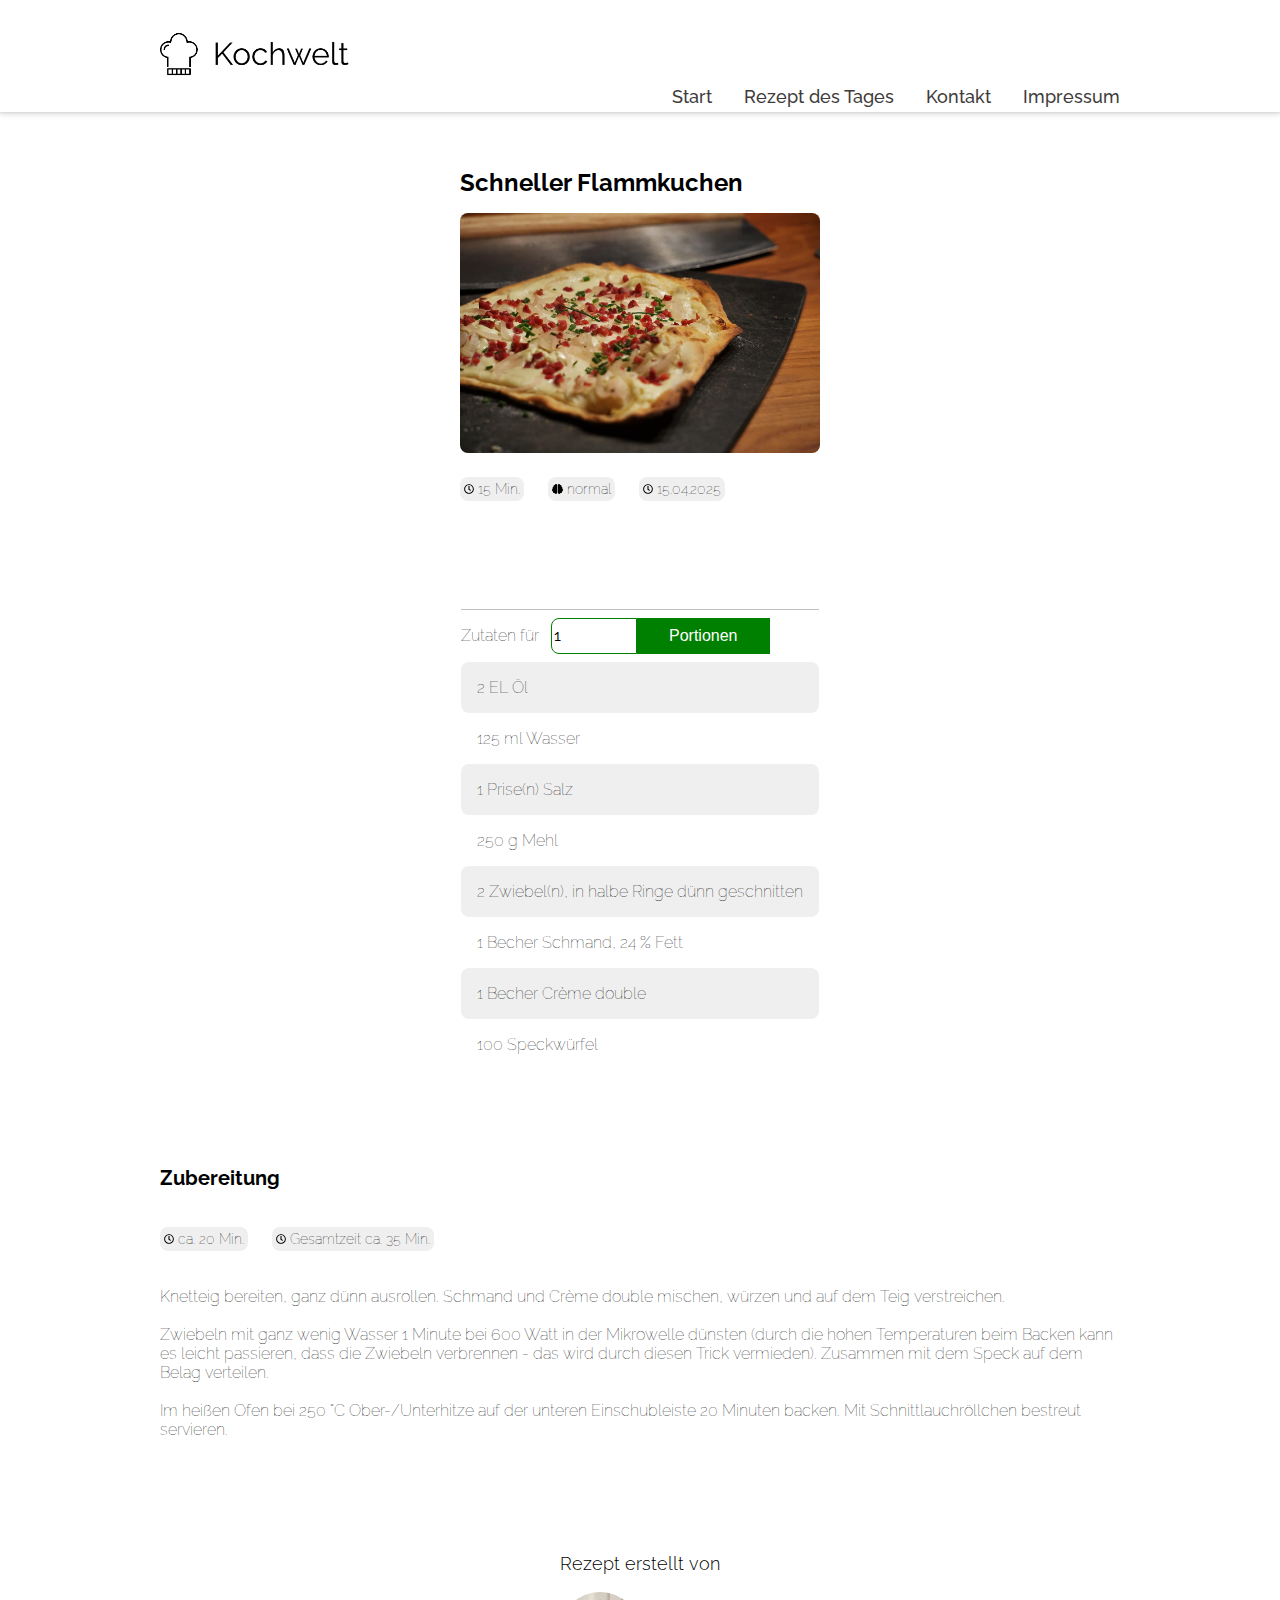
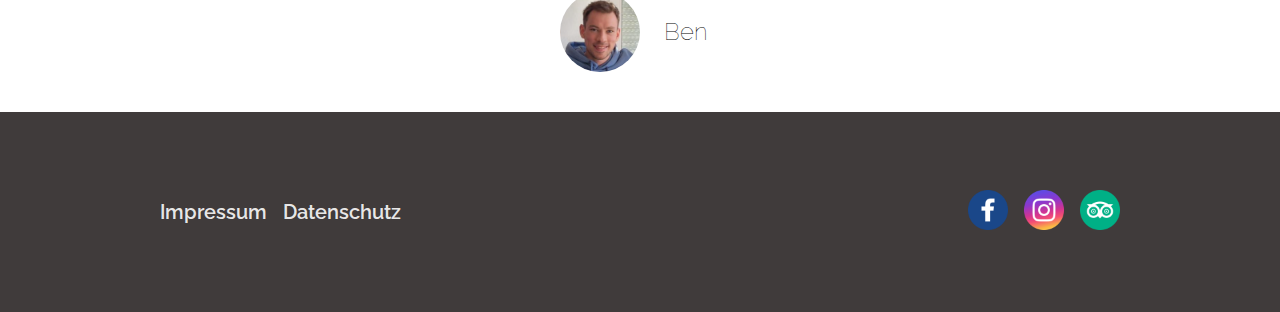
<file: flammkuchen.html>
<!DOCTYPE html>
<html id="index-html" lang="en">

<head>
    <meta charset="UTF-8">
    <meta name="viewport" content="width=device-width, initial-scale=1.0">
    <title>Schneller Flammkuchen</title>
    <link rel="shortcut icon" href="./img/logo_small.png" type="image/x-icon">
    <link rel="stylesheet" href="style.css">
    <script src="script.js"></script>
</head>

<body onload="includeHTML(), renderFiltered(4)">
    <div w3-include-html="header.html"></div>

    <section class="section-recipe-head max-width-1440">
        <h1>Schneller Flammkuchen</h1>
        <img class="section-recipe-head-img" class="" src="./img/flammkuchen.jpg" alt="">
        <div class="section-recipe-head-container">
            <span class="icon-container-bg">
                <img class="section-recipe-head-icon" src="./img/icons/clock-regular.svg" alt="">
                15 Min.
            </span>
            <span class="icon-container-bg">
                <img class="section-recipe-head-icon" src="./img/icons/brain-solid.svg" alt="">
                normal
            </span>
            <span class="icon-container-bg">
                <img class="section-recipe-head-icon" src="./img/icons/clock-regular.svg" alt="">
                15.04.2025
            </span>
        </div>
    </section>

    <section class="max-width-1440">
        <div class="separator"></div>
        <div class="container-calculator">
            Zutaten für
            <form class="box-calculator" onsubmit="calculateAndUpdateQuantitie(); return false">
                <input id="quantity" class="input-quantity" type="number" value="1" min="1" max="10" required>
                <button type="submit" class="button">Portionen</button>
            </form>
        </div>
        <div>
            <table>
                <tbody id="content">
                </tbody>
            </table>
        </div>

    </section>

    <section class="section-preparation max-width-1440">
        <h2>Zubereitung</h2>
        <div class="section-recipe-head-container">
            <span class="icon-container-bg">
                <img class="section-recipe-head-icon" src="./img/icons/clock-regular.svg" alt="">
                ca. 20 Min.
            </span>
            <span class="icon-container-bg">
                <img class="section-recipe-head-icon" src="./img/icons/clock-regular.svg" alt="">
                Gesamtzeit ca. 35 Min.
            </span>
        </div>
        <p>Knetteig bereiten, ganz dünn ausrollen. Schmand und Crème double mischen, würzen und auf dem Teig
            verstreichen.<br><br>

            Zwiebeln mit ganz wenig Wasser 1 Minute bei 600 Watt in der Mikrowelle dünsten (durch die hohen Temperaturen
            beim Backen kann es leicht passieren, dass die Zwiebeln verbrennen - das wird durch diesen Trick vermieden).
            Zusammen mit dem Speck auf dem Belag verteilen.<br><br>

            Im heißen Ofen bei 250 °C Ober-/Unterhitze auf der unteren Einschubleiste 20 Minuten backen. Mit
            Schnittlauchröllchen bestreut servieren.
    </section>

    <section class="section-profil max-width-1440">
        <h3>Rezept erstellt von</h3>
        <div class="section-profil-container">
            <img class="section-profil-img" src="./img/ben.png" alt="">
            <span class="section-profil-container-name">Ben</span>
        </div>

    </section>

    <div w3-include-html="footer.html"></div>

</body>

</html>
</file>
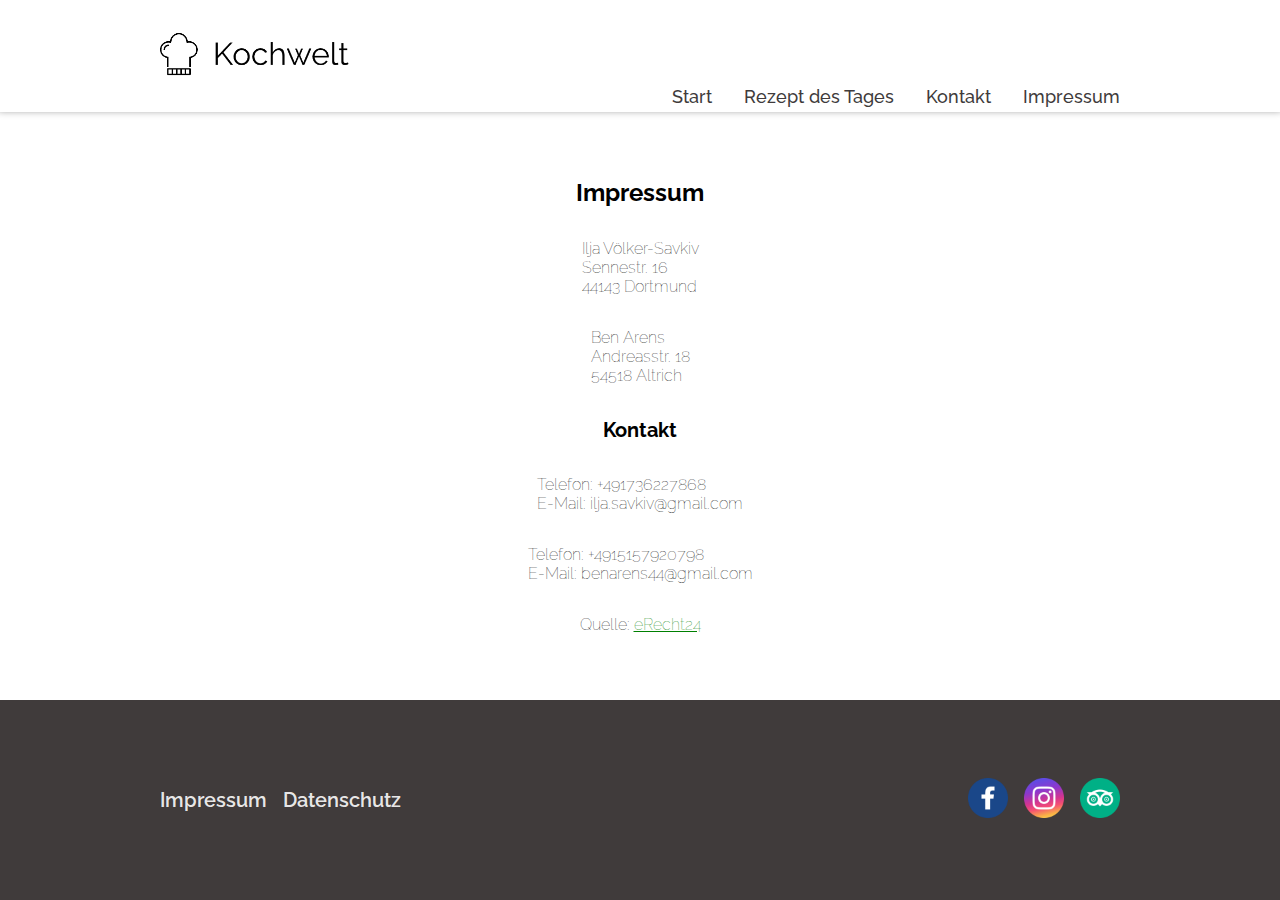
<file: impressum.html>
<!DOCTYPE html>
<html id="index-html" lang="en">

<head>
    <meta charset="UTF-8">
    <meta name="viewport" content="width=device-width, initial-scale=1.0">
    <title>Impressum</title>
    <link rel="shortcut icon" href="./img/logo_small.png" type="image/x-icon">
    <link rel="stylesheet" href="style.css">
    <script src="script.js"></script>
</head>

<body onload="includeHTML()">
    <div w3-include-html="header.html"></div>

    <section class="section-impressum max-width-1440">
        <h1>Impressum</h1>

        <p>Ilja V&ouml;lker-Savkiv<br />
            Sennestr. 16<br />
            44143 Dortmund</p>
        <p>Ben Arens<br />
            Andreasstr. 18<br />
            54518 Altrich</p>

        <h2>Kontakt</h2>
        <p>Telefon: +491736227868<br />
            E-Mail: ilja.savkiv@gmail.com</p>
        <p>Telefon: +4915157920798<br />
            E-Mail: benarens44@gmail.com</p>
            
        <p>Quelle: <a href="https://www.e-recht24.de">eRecht24</a></p>
    </section>

    <div w3-include-html="footer.html"></div>
</body>

</html>
</file>
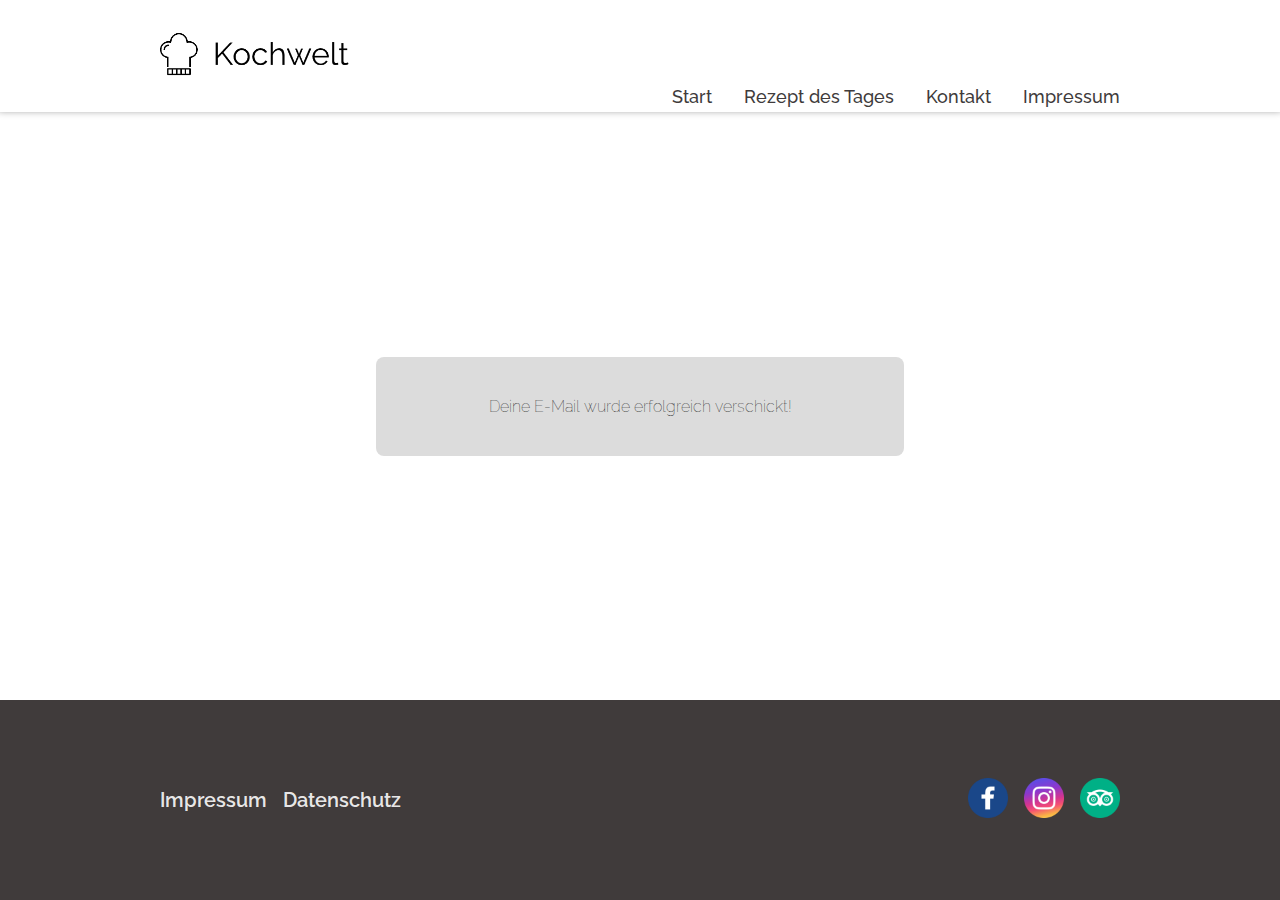
<file: send_mail.html>
<!DOCTYPE html>
<html id="index-html" lang="en">

<head>
    <meta charset="UTF-8">
    <meta name="viewport" content="width=device-width, initial-scale=1.0">
    <title>Kontakt</title>
    <link rel="shortcut icon" href="./img/logo_small.png" type="image/x-icon">
    <link rel="stylesheet" href="style.css">
    <script src="script.js"></script>
</head>

<body onload="includeHTML()">
    <div w3-include-html="header.html"></div>

    <section class="section-contact">
        <div class="section-contact-container">
            <p class="send-mail-text">Deine E-Mail wurde erfolgreich verschickt!</p>
        </div>
    </section>

    <div w3-include-html="footer.html"></div>
</body>

</html>
</file>
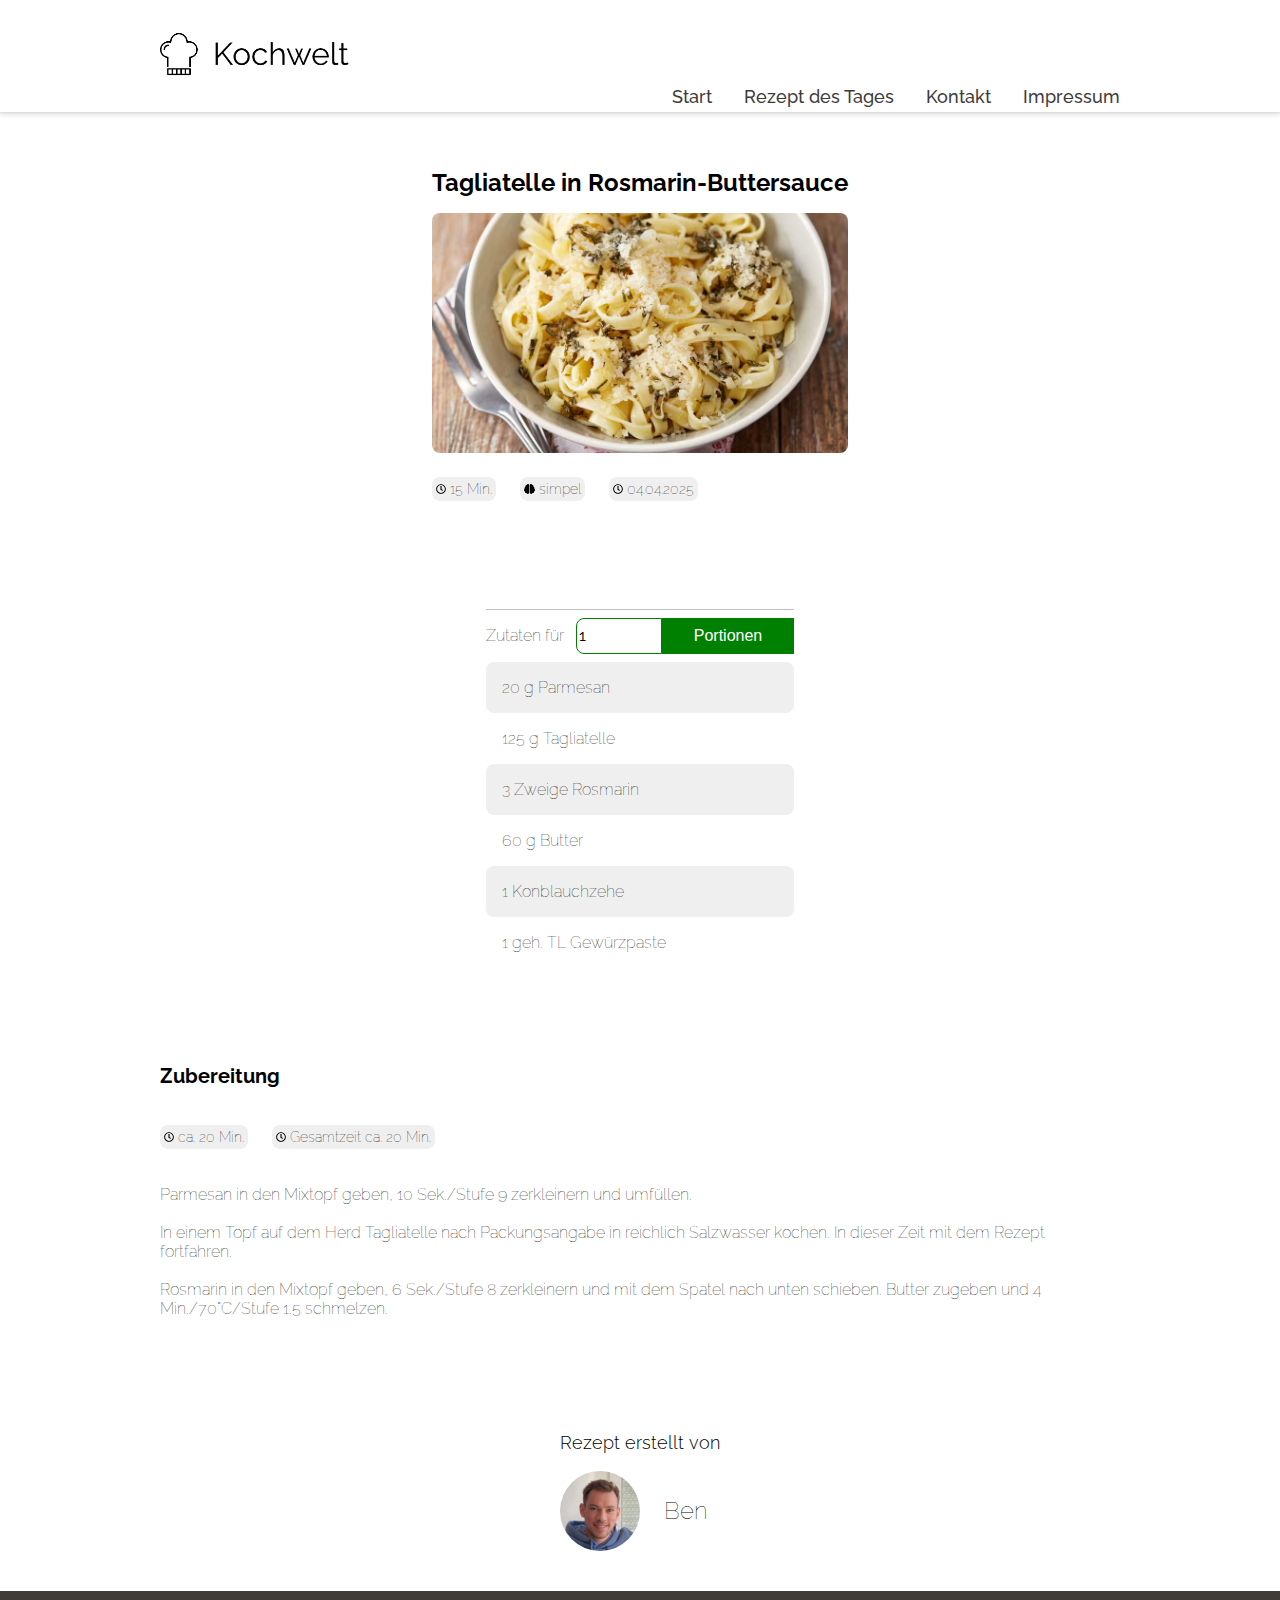
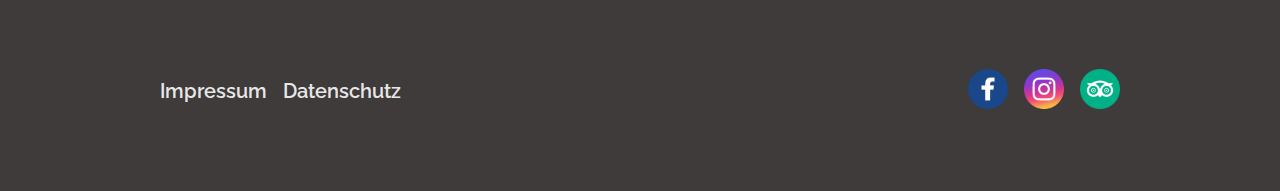
<file: tagliatelle.html>
<!DOCTYPE html>
<html id="index-html" lang="en">

<head>
    <meta charset="UTF-8">
    <meta name="viewport" content="width=device-width, initial-scale=1.0">
    <title>Tagliatelle in Rosmarin-Buttersauce</title>
    <link rel="shortcut icon" href="./img/logo_small.png" type="image/x-icon">
    <link rel="stylesheet" href="style.css">
    <script src="script.js"></script>
</head>

<body onload="includeHTML(), renderFiltered(3)">
    <div w3-include-html="header.html"></div>

    <section class="section-recipe-head max-width-1440">
        <h1>Tagliatelle in Rosmarin-Buttersauce</h1>
        <img class="section-recipe-head-img" class="" src="./img/tagliatelle.avif" alt="">
        <div class="section-recipe-head-container">
            <span class="icon-container-bg">
                <img class="section-recipe-head-icon" src="./img/icons/clock-regular.svg" alt="">
                15 Min.
            </span>
            <span class="icon-container-bg">
                <img class="section-recipe-head-icon" src="./img/icons/brain-solid.svg" alt="">
                simpel
            </span>
            <span class="icon-container-bg">
                <img class="section-recipe-head-icon" src="./img/icons/clock-regular.svg" alt="">
                04.04.2025
            </span>
        </div>
    </section>

    <section class="max-width-1440">
        <div class="separator"></div>
        <div class="container-calculator">
            Zutaten für
            <form class="box-calculator" onsubmit="calculateAndUpdateQuantitie(); return false">
                <input id="quantity" class="input-quantity" type="number" value="1" min="1" max="10" required>
                <button type="submit" class="button">Portionen</button>
            </form>
        </div>
        <div>
            <table>
                <tbody id="content">
                </tbody>
            </table>
        </div>

    </section>

    <section class="section-preparation max-width-1440">
        <h2>Zubereitung</h2>
        <div class="section-recipe-head-container">
            <span class="icon-container-bg">
                <img class="section-recipe-head-icon" src="./img/icons/clock-regular.svg" alt="">
                ca. 20 Min.
            </span>
            <span class="icon-container-bg">
                <img class="section-recipe-head-icon" src="./img/icons/clock-regular.svg" alt="">
                Gesamtzeit ca. 20 Min.
            </span>
        </div>
        <p>Parmesan in den Mixtopf geben, 10 Sek./Stufe 9 zerkleinern und umfüllen.<br><br>

            In einem Topf auf dem Herd Tagliatelle nach Packungsangabe in reichlich Salzwasser kochen. In dieser Zeit
            mit dem Rezept fortfahren.<br><br>

            Rosmarin in den Mixtopf geben, 6 Sek./Stufe 8 zerkleinern und mit dem Spatel nach unten schieben. Butter
            zugeben und 4 Min./70°C/Stufe 1.5 schmelzen.
    </section>

    <section class="section-profil max-width-1440">
        <h3>Rezept erstellt von</h3>
        <div class="section-profil-container">
            <img class="section-profil-img" src="./img/ben.png" alt="">
            <span class="section-profil-container-name">Ben</span>
        </div>

    </section>

    <div w3-include-html="footer.html"></div>

</body>

</html>
</file>
<file: style.css>
@font-face {
  font-family: "Raleway";
  src: url(./fonts/Raleway-VariableFont_wght.ttf);
}

.max-width-1440 {
  max-width: 1440px;
  margin: 0 auto;
}

body {
  margin: 0;
  font-family: "Raleway", sans-serif;
  font-weight: 100;
  display: flex;
  flex-direction: column;
  min-height: 100vh;
    /* notwendig, damit der inhalt immer super ausgerichtet wird und der footer nicht hochgezogen wird */
}

h1 {
  font-size: 24px;
}

h2 {
  font-size: 20px;
}

h3 {
  font-size: 18px;
  font-weight: 300;
}

section {
  padding: 40px 160px 40px 160px;
}

header {
  padding: 0 160px 0 160px;
  box-shadow: 0 -4px 8px 2px gray;
}

.header-container {
  display: flex;
  height: 112px;
  justify-content: space-between;
  align-items: center;
}

.header-logo {
  height: 64px;
}

nav {
  gap: 32px;
  display: flex;
  align-Self: flex-end;
  padding-bottom: 5px;
}

.nav-link {
  font-size: 18px;
  color: #403b3b;
  text-decoration: none;
  font-weight: 500;
}

.nav-link:hover {
  color: #008001;
  text-decoration: underline;
  text-decoration-thickness: 4px;
  text-underline-offset: 5px;
}

footer {
  background-color: #403b3b;
  padding: 0 160px 0 160px;
}

.footer-container {
  height: 200px;
  display: flex;
  align-items: center;
  justify-content: space-between;
  gap: 32px;
}

.footer-link {
  font-size: 20px;
  color: rgba(255, 255, 255, 0.9);
  text-decoration: none;
  font-weight: 600;
}

.footer-link:hover {
  color: #008001;
  text-decoration: underline;
  text-decoration-thickness: 4px;
  text-underline-offset: 5px;
}

.footer-social-img {
  height: 40px;
}

.footer-right {
  display: flex;
  gap: 16px;
}

.separator {
  width: 1px;
  height: 20px;
  background-color: white;
}

.footer-left {
  display: flex;
  gap: 16px;
  align-items: center;
}

.section-aot-img {
  height: 240px;
  border-radius: 8px;
}

.section-aot-img:hover {
  opacity: 0.9;
}

.section-aot {
  display: flex;
  gap: 32px;
}

.button {
  background-color: #008001;
  color: white;
  text-decoration: none;
  padding: 8px 32px 8px 32px;
  font-size: 16px;
  font-weight: 400;
  border: none;
}

.button:hover {
  opacity: 0.9;
  cursor: pointer;
}

.section-recipe {
  background-color: #efefef;
  text-align: center;
}

.container-recipe {
  display: flex;
  justify-content: space-between;
}

.box-recipe-img {
  height: 200px;
  width: 200px;
  object-fit: cover;
  border-radius: 8px;
}

.box-recipe-img:hover {
  opacity: 0.9;
}

.section-suggestion {
  display: flex;
  flex-direction: column;
  align-items: center;
}

.container-suggestion {
  display: flex;
  gap: 32px;
}

.section-suggestion-img {
  height: 200px;
  width: 200px;
  object-fit: cover;
  border-radius: 8px;
}

.section-recipe-head-img {
  height: 240px;
  width: 100%;
  object-fit: cover;
  border-radius: 8px;
}

.section-recipe-head-icon {
  height: 10px;
}

.icon-container-bg {
  background-color: #efefef;
  padding: 4px;
  font-size: 14px;
  border-radius: 8px;
}

.section-recipe-head-container {
  display: flex;
  gap: 24px;
  padding: 20px 0 20px 0;
}

.separator {
  height: 0.5px;
  background-color: rgba(128, 128, 128, 0.5);
  width: 100%;
  margin: 8px 0 8px 0;
}

.section-profil-img {
  height: 80px;
  width: 80px;
  border-radius: 50%;
  object-fit: cover;
}

.section-profil-container {
  display: flex;
  align-items: center;
  gap: 24px;
}

.section-profil-container-name {
  font-size: 24px;
}

span {
  display: flex;
  align-items: center;
  justify-content: center;
  gap: 4px;
}

table {
  border-collapse: collapse;
  width: 100%;
  margin-top: 8px;
}

tr:nth-child(odd) {
  background-color: #efefef;
}

td {
  padding: 16px;
  border-radius: 8px;
}

a {
  color: #008001;
}

.section-contact {
  display: flex;
  justify-content: center;
  align-items: center;
  flex: 1;   /* nimmt sich den Platz, den es nehmen kann*/
}

.section-contact-container {
  background-color: #dcdcdc;
  border-radius: 8px;
  padding: 24px;
  width: 50%;
}

.form-contant {
  display: flex;
  flex-direction: column;
}

textarea {
  height: 200px;
  border: none;
  border-radius: 8px;
  margin-bottom: 8px;
  font-family: "Raleway", sans-serif;
  font-size: 14px;
  resize: none;
}

textarea:focus {
  outline: 2px solid #008001;
}

label {
  font-size: 14px;
  margin-bottom: 4px;
}

input {
  margin-bottom: 12px;
  border: none;
  border-radius: 8px;
  font-family: "Raleway", sans-serif;
  font-size: 14px;
  height: 32px;
}

input:focus {
  outline: 2px solid #008001;
}

.container-calculator {
  display: flex;
  align-items: center;
  gap: 12px;
}

.box-calculator {
  display: flex;
}

.input-quantity {
  font-size: 16px;
  border: 0.5px solid #008001;
  margin-bottom: 0;
  border-top-right-radius: 0;
  border-bottom-right-radius: 0;
  width: 80px;
}

.section-impressum {
  display: flex;
  flex-direction: column;
  align-items: center;
  justify-content: center;
  flex: 1;
}

.contact-btn {
  border-radius: 4px;
  width: 100%;
}

.send-mail-text {
  text-align: center;
}

.d-none {
  display: none;
}

.error-quantity {
  color: #008001;
  font-weight: 400;
}

.menu-open-img {
  height: 32px;
  cursor: pointer;
}

.menu-close-img {
  height: 32px;
  cursor: pointer;
}

.menu-mobile {
  height: 100vh;
  background-color: white;
  position: absolute;
  top: 120px;
  left: 0;
  right: 0;
  padding: 24px;
}

.menu-mobile-nav {
  display: flex;
  flex-direction: column;
  gap: 32px;
}

.menu-mobile-nav a {
  font-size: 22px;
  font-weight: 600;
}

.overflow-y-hidden {
  overflow-y: hidden;
}

@media (max-width: 990px) {
  header {
    padding: 0 20px 0 20px;
  }

  section {
    padding: 40px 20px 40px 20px;
  }

  footer {
    padding: 0 20px 0 20px;
  }
}

@media (max-width: 700px) {
  .container-recipe {
    flex-direction: column;
  }

  .box-recipe-img {
    width: 100%;
  }

  nav {
    display: none;
  }

  .footer-container {
    flex-direction: column;
    justify-content: center;
  }

  .menu-open-img {
    display: block;
  }

  .section-contact-container {
    width: 100%;
  }
}

@media (min-width: 700px) {
  .menu-mobile {
    display: none;
  }
}

@media (max-width: 640px) {
  .section-aot {
    flex-direction: column;
  }

  .section-aot-img {
    width: 100%;
    object-fit: cover;
  }

  .container-suggestion {
    flex-direction: column;
  }

  .section-suggestion-img {
    width: 100%;
  }
}

@media (max-width: 360px) {
  h2 {
    font-size: 18px;
  }

  .container-calculator {
    flex-direction: column;
    align-items: flex-start;
  }

  .section-recipe-head-container {
    justify-content: space-between;
  }

  h1 {
    font-size: 23px;
  }
}
</file>
